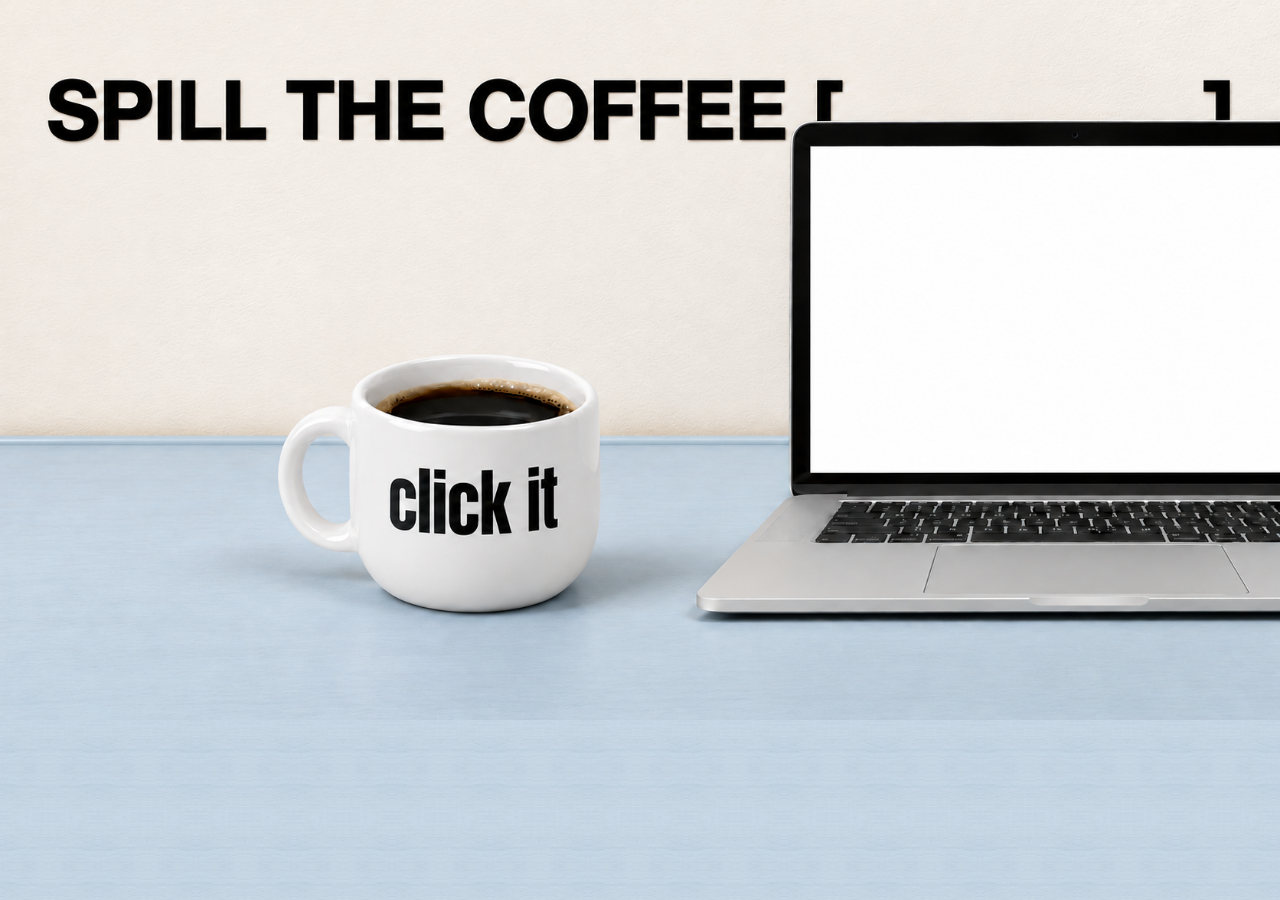
<file: index.html>
<!doctype html>
<html lang="ko">
<head>
 <meta charset="UTF-8">
 <meta name="viewport" content="width=device-width,initial-scale=1,viewport-fit=cover">
 <meta name="theme-color" content="#eee9dd">
 <meta name="description" content="Spill the coffee [on purpose] — 조예빈의 디자인 포트폴리오.">
 <title>Spill the coffee [on purpose] — CHO YEBIN</title>
 <link rel="icon" href="assets/stcop/favicon.svg" type="image/svg+xml">
 <link rel="stylesheet" href="type.css">
<link rel="stylesheet" href="coffee.css">
 <link rel="preload" as="image" href="assets/stcop/landing-open.png">
</head>
<body data-phase="loading">
 <iframe id="main-preview" class="main-preview" src="showroom.html" title="조예빈 포트폴리오" tabindex="-1" aria-hidden="true" inert></iframe>
 <main id="coffee-stage" class="coffee-stage" aria-labelledby="coffee-title">
  <img class="fallback-scene" src="assets/stcop/landing-open.png" alt="아이보리 벽과 푸른 테이블 위, 커피가 담긴 흰 머그잔과 맥북" fetchpriority="high">
  <canvas id="scene-canvas" class="scene-layer" aria-hidden="true"></canvas>
  <h1 id="coffee-title" class="sr-only">Spill the coffee [on purpose]</h1>
  <video id="spill-film" src="assets/stcop/landing-spill.mp4" preload="auto" playsinline disablepictureinpicture aria-hidden="true"></video>
  <button id="mug-trigger" class="mug-trigger" type="button" aria-label="커피 엎기" aria-disabled="true"></button>
  <p id="phase-status" class="sr-only" role="status" aria-live="polite"></p>
 </main>
 <noscript><meta http-equiv="refresh" content="0;url=showroom.html"></noscript>
 <script defer src="coffee.js"></script>
</body>
</html>
</file>
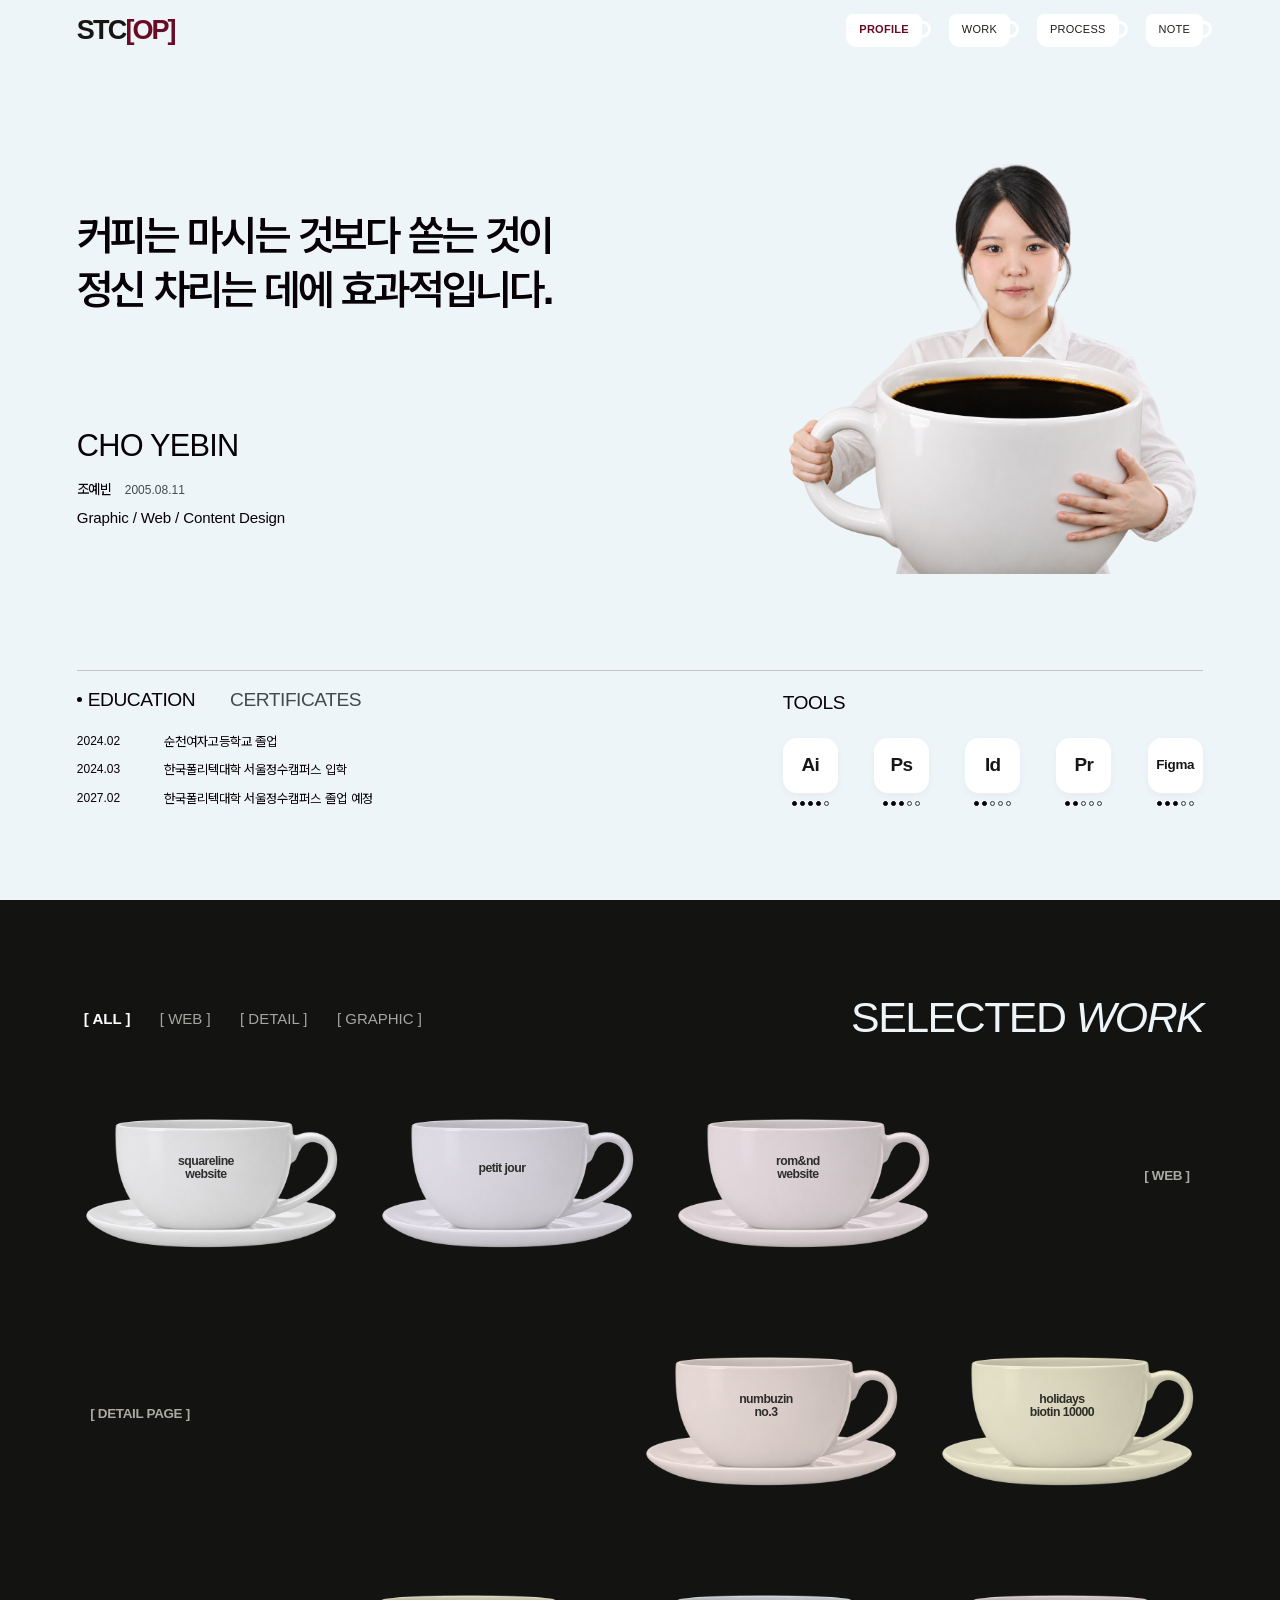
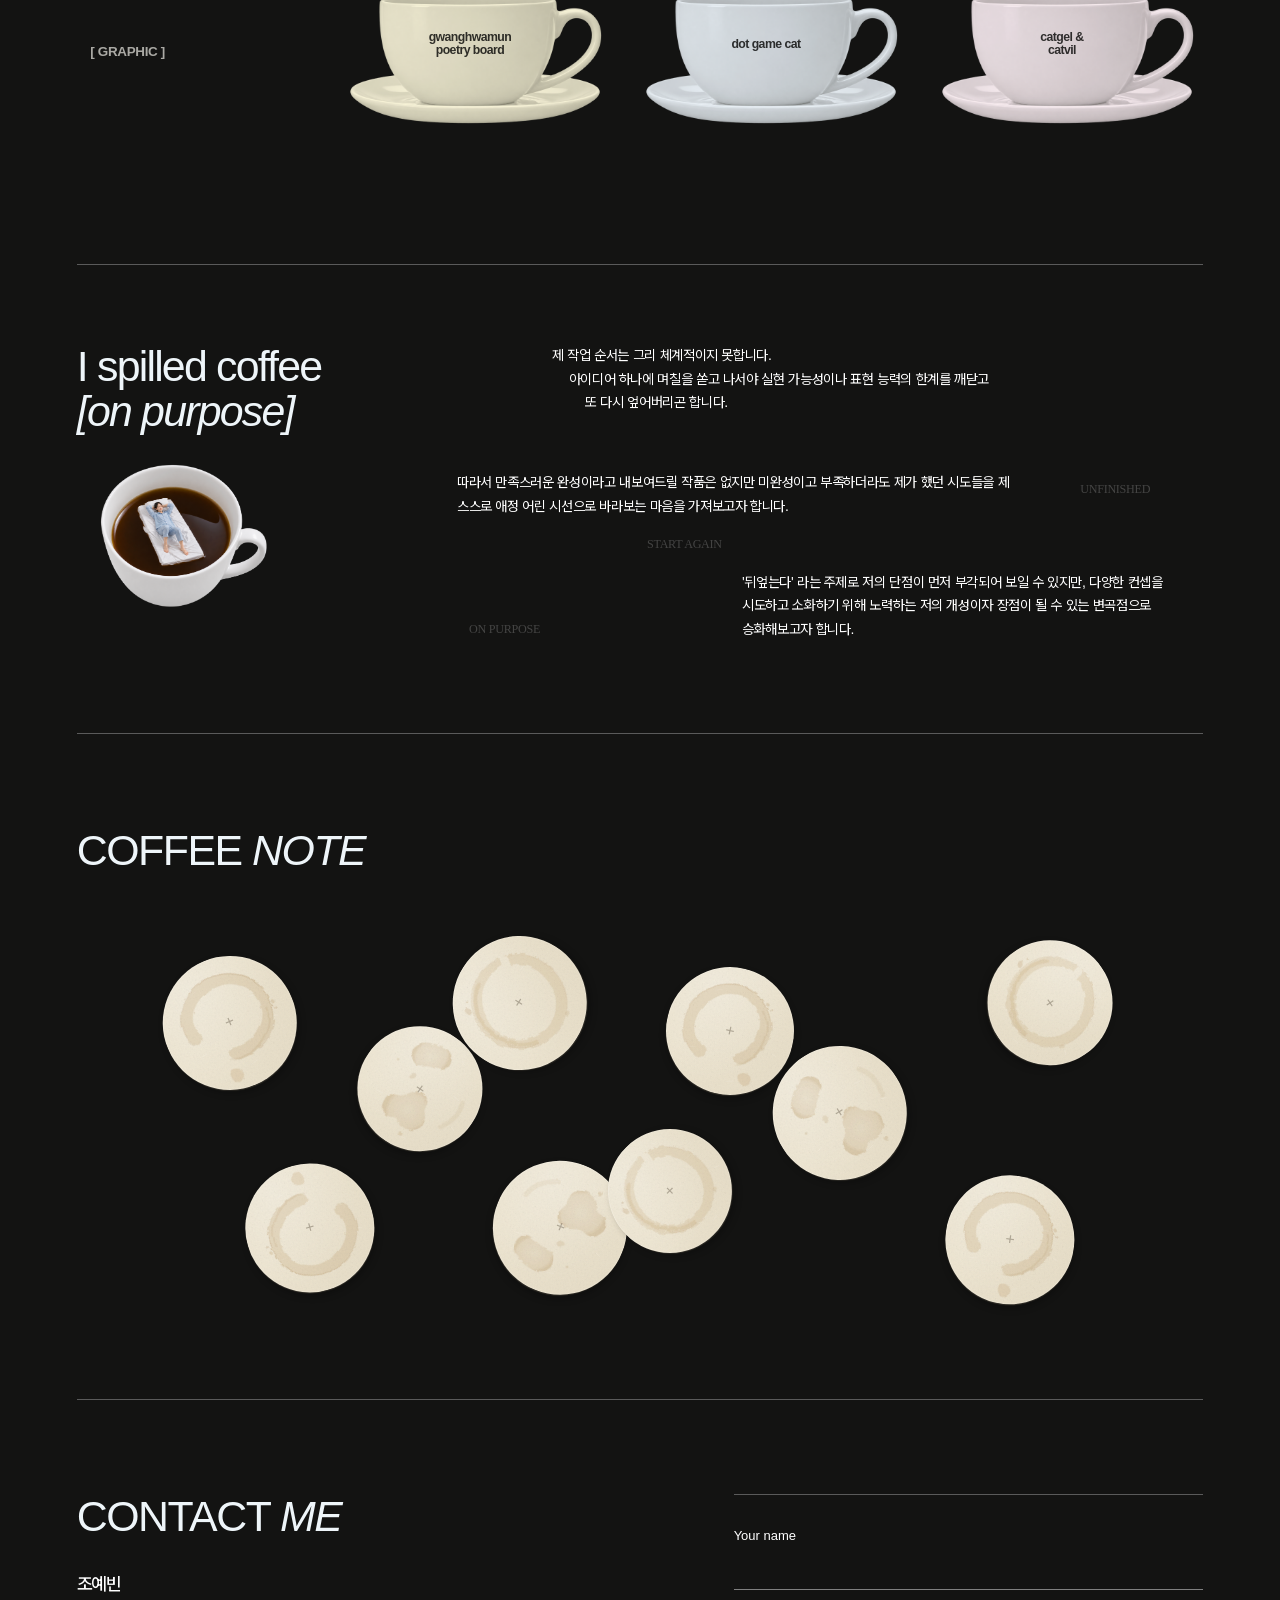
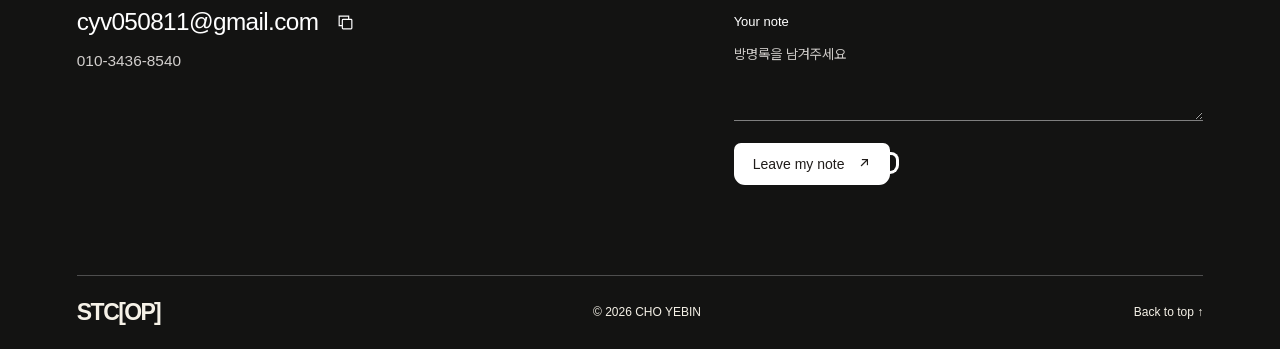
<file: showroom.html>
<!doctype html><html lang="ko"><head><meta charset="UTF-8"><meta name="viewport" content="width=device-width,initial-scale=1,viewport-fit=cover"><meta name="theme-color" content="#eef5f9"><meta name="description" content="Spill the coffee [on purpose] — 조예빈의 그래픽, 웹, 콘텐츠 디자인 포트폴리오"><title>Spill the coffee [on purpose] — CHO YEBIN</title><link rel="icon" href="assets/stcop/favicon-mono.svg" type="image/svg+xml"><link rel="stylesheet" href="type.css">
<link rel="stylesheet" href="studio.css"><link rel="stylesheet" href="pour.css"><link rel="stylesheet" href="coffee-ui.css"><link rel="stylesheet" href="coffee-notes.css"><link rel="stylesheet" href="gallery-density.css"><link rel="stylesheet" href="cup-gallery.css"><link rel="stylesheet" href="archive.css"><link rel="stylesheet" href="mug-cursor.css"><link rel="stylesheet" href="contact-refinements.css"><link rel="stylesheet" href="mobile-refinements.css"><link rel="stylesheet" href="project-editorial.css"><link rel="stylesheet" href="graphic-gallery.css"><link rel="stylesheet" href="section-title-color.css"><link rel="stylesheet" href="numbuzin-cover.css"><link rel="stylesheet" href="profile-controls-polish.css"><link rel="stylesheet" href="detail-pdf.css"><link rel="stylesheet" href="project-detail-layout.css"><link rel="stylesheet" href="project-detail-mobile.css"></head><body><a class="skip-link" href="#work">작업물로 바로 가기</a>
<header class="site-header"><a class="wordmark" href="index.html" aria-label="STC[OP] 랜딩으로">STC<span class="brand-op">[OP]</span></a><nav id="main-nav" aria-label="주요 메뉴"><a href="#profile" class="active" aria-current="location">PROFILE</a><a href="#work">WORK</a><a href="#archive">PROCESS</a><a href="#guestbook">NOTE</a></nav><button class="menu-toggle" type="button" aria-expanded="false" aria-controls="main-nav" aria-label="메뉴 열기"><span></span><span></span></button></header><button class="menu-backdrop" type="button" tabindex="-1" aria-label="메뉴 닫기"></button>
<svg class="cup-color-defs" width="0" height="0" aria-hidden="true" focusable="false"><defs>
<filter id="cup-print-opaque" color-interpolation-filters="sRGB" x="0" y="0" width="100%" height="100%"><feComponentTransfer><feFuncA type="linear" slope="0" intercept="1"/></feComponentTransfer></filter>
<filter id="cup-lavender" color-interpolation-filters="sRGB"><feColorMatrix type="matrix" values=".965 0 0 0 0 0 .955 0 0 0 0 0 .985 0 0 0 0 0 1 0"/></filter>
<filter id="cup-pink" color-interpolation-filters="sRGB"><feColorMatrix type="matrix" values=".99 0 0 0 0 0 .945 0 0 0 0 0 .955 0 0 0 0 0 1 0"/></filter>
<filter id="cup-coral" color-interpolation-filters="sRGB"><feColorMatrix type="matrix" values="1 0 0 0 0 0 .945 0 0 0 0 0 .92 0 0 0 0 0 1 0"/></filter>
<filter id="cup-lemon" color-interpolation-filters="sRGB"><feColorMatrix type="matrix" values=".99 0 0 0 0 0 .975 0 0 0 0 0 .86 0 0 0 0 0 1 0"/></filter>
<filter id="cup-bluegray" color-interpolation-filters="sRGB"><feColorMatrix type="matrix" values=".93 0 0 0 0 0 .96 0 0 0 0 0 .975 0 0 0 0 0 1 0"/></filter>
</defs></svg><main><section id="profile" class="profile-section" aria-labelledby="profile-title"><svg class="spill-defs" width="0" height="0" aria-hidden="true" focusable="false"><defs>
<path id="coffee-shore" d="M-.1,1 C.18,1 .2,.991 .34,.986 S.54,1 .68,.971 S.86,.938 1.1,.958 V1.2 H-.1Z"/>
</defs></svg>
<svg class="spill-pass spill-ground" viewBox="0 0 1 1" preserveAspectRatio="none" aria-hidden="true" focusable="false"><use href="#coffee-shore"/></svg>
<svg class="spill-pass spill-color" viewBox="0 0 1 1" preserveAspectRatio="none" aria-hidden="true" focusable="false"><use href="#coffee-shore"/></svg>
<div class="profile-intro"><div class="profile-identity">
<div class="opening-copy">
<p class="opening-lead">커피는 마시는 것보다 쏟는 것이 정신 차리는 데에 효과적입니다.</p>
<p class="opening-support">가끔은 하던 작업을 모두 엎어버리고 새로 시작할 때 더 좋은 결과물이 나오기도 합니다.</p>
</div><h1 id="profile-title">CHO YEBIN</h1><div class="identity-line"><strong>조예빈</strong><time datetime="2005-08-11">2005.08.11</time></div><p class="design-fields">Graphic / Web / Content Design</p></div><figure class="portrait-composition">
<img class="profile-portrait portrait-rest" src="assets/stcop/profile-rest-v2.png" width="1254" height="1254" alt="흰 커피 머그를 들고 정면을 바라보는 조예빈" fetchpriority="high" draggable="false">
<img class="profile-portrait portrait-sip" src="assets/stcop/profile-sip-v2.png" width="1254" height="1254" alt="" aria-hidden="true" decoding="async" draggable="false">
</figure></div><div class="profile-details"><div class="education-block"><div class="profile-tabs" role="tablist" aria-label="학력과 자격증"><button id="education-tab" role="tab" aria-selected="true" aria-controls="education-panel" tabindex="0">EDUCATION</button><button id="certificate-tab" role="tab" aria-selected="false" aria-controls="certificate-panel" tabindex="-1">CERTIFICATES</button></div>
<div class="profile-panels"><div id="education-panel" class="profile-panel" role="tabpanel" aria-labelledby="education-tab"><dl class="timeline"><div><dt>2024.02</dt><dd>순천여자고등학교 졸업</dd></div><div><dt>2024.03</dt><dd>한국폴리텍대학 서울정수캠퍼스 입학</dd></div><div><dt>2027.02</dt><dd>한국폴리텍대학 서울정수캠퍼스 졸업 예정</dd></div></dl></div><div id="certificate-panel" class="profile-panel" role="tabpanel" aria-labelledby="certificate-tab" aria-hidden="true" inert><dl class="timeline"><div><dt>2025.02</dt><dd>자동차운전면허증 2종보통</dd></div><div><dt>2025.12</dt><dd>시각디자인산업기사</dd></div></dl></div></div></div><div class="skills-block"><h2>TOOLS</h2><div class="skills" aria-label="디자인 도구 숙련도, 5점 만점"><div class="skill" aria-label="일러스트레이터 4 / 5" title="일러스트레이터 4 / 5"><span class="skill-app">Ai</span><span class="skill-dots" aria-hidden="true"><i class="filled"></i><i class="filled"></i><i class="filled"></i><i class="filled"></i><i></i></span></div><div class="skill" aria-label="포토샵 3 / 5" title="포토샵 3 / 5"><span class="skill-app">Ps</span><span class="skill-dots" aria-hidden="true"><i class="filled"></i><i class="filled"></i><i class="filled"></i><i></i><i></i></span></div><div class="skill" aria-label="인디자인 2 / 5" title="인디자인 2 / 5"><span class="skill-app">Id</span><span class="skill-dots" aria-hidden="true"><i class="filled"></i><i class="filled"></i><i></i><i></i><i></i></span></div><div class="skill" aria-label="프리미어 프로 2 / 5" title="프리미어 프로 2 / 5"><span class="skill-app">Pr</span><span class="skill-dots" aria-hidden="true"><i class="filled"></i><i class="filled"></i><i></i><i></i><i></i></span></div><div class="skill" aria-label="피그마 3 / 5" title="피그마 3 / 5"><span class="skill-app skill-app-figma">Figma</span><span class="skill-dots" aria-hidden="true"><i class="filled"></i><i class="filled"></i><i class="filled"></i><i></i><i></i></span></div></div></div></div></section>
<section id="work" class="work-section" aria-labelledby="work-title"><div class="work-heading"><div class="filters" role="group" aria-label="작업 필터"><button class="selected" data-filter="all" aria-pressed="true">[ ALL ]</button><button data-filter="web" aria-pressed="false">[ WEB ]</button><button data-filter="detail" aria-pressed="false">[ DETAIL ]</button><button data-filter="graphic" aria-pressed="false">[ GRAPHIC ]</button></div><h2 id="work-title">SELECTED <span class="work-ending"><i>WORK</i></span></h2></div><div id="project-gallery" class="project-gallery" aria-label="프로젝트 목록"></div></section>
<section id="archive" class="archive-section" aria-labelledby="archive-title">
  <div class="archive-layout">
    <div class="archive-mark">
      <h2 id="archive-title" lang="en">I spilled coffee <i>[on purpose]</i></h2>
      <img class="archive-nap" src="assets/stcop/archive-coffee-nap.png" alt="커피잔 속 매트리스에 누운 여성" loading="lazy" decoding="async">
    </div>
    <p class="archive-intro">
      <span>제 작업 순서는 그리 체계적이지 못합니다.</span>
      <span>아이디어 하나에 며칠을 쏟고 나서야 실현 가능성이나 표현 능력의 한계를 깨닫고</span>
      <span>또 다시 엎어버리곤 합니다.</span>
    </p>
    <div class="archive-passages">
      <span class="archive-aside archive-aside-first" lang="en" aria-hidden="true">UNFINISHED</span>
      <p class="archive-attempts">따라서 만족스러운 완성이라고 내보여드릴 작품은 없지만 미완성이고 부족하더라도 제가 했던 시도들을 제 스스로 애정 어린 시선으로 바라보는 마음을 가져보고자 합니다.</p>
      <span class="archive-aside archive-aside-second" lang="en" aria-hidden="true">START AGAIN</span>
      <p class="archive-turn">'뒤엎는다' 라는 주제로 저의 단점이 먼저 부각되어 보일 수 있지만, 다양한 컨셉을 시도하고 소화하기 위해 노력하는 저의 개성이자 장점이 될 수 있는 변곡점으로 승화해보고자 합니다.</p>
      <span class="archive-aside archive-aside-last" lang="en" aria-hidden="true">ON PURPOSE</span>
    </div>
  </div>
</section>
<section id="guestbook" class="notes-section" aria-labelledby="notes-title"><div class="notes-heading"><div><h2 id="notes-title">COFFEE <i>NOTE</i></h2></div></div><div class="coffee-note-scene"><div id="note-board" class="note-board" aria-live="polite"></div></div></section>
<section id="contact" class="contact-section" aria-labelledby="contact-title"><div class="contact-sheet"><div class="contact-information"><h2 id="contact-title">CONTACT <i>ME</i></h2><p class="contact-person">조예빈</p><div class="contact-email"><a href="mailto:cyv050811@gmail.com">cyv050811@<wbr>gmail.com</a><button id="copy-email" type="button" aria-label="이메일 주소 복사" title="이메일 복사"><svg viewBox="0 0 24 24" aria-hidden="true"><rect x="8" y="8" width="12" height="12" rx="1"/><path d="M16 8V4H4v12h4"/></svg></button></div><a class="contact-phone" href="tel:01034368540">010-3436-8540</a><p id="copy-status" role="status"></p></div><div class="compose-note"><form id="guestbook-form"><label for="nickname">Your name</label><input id="nickname" maxlength="10" required autocomplete="nickname"><label for="opinion">Your note</label><textarea id="opinion" maxlength="500" required placeholder="방명록을 남겨주세요"></textarea><div class="form-bottom"><p id="form-status" role="status"></p><button class="submit" type="submit">Leave my note <span>↗</span></button></div></form></div></div><footer><a href="index.html" class="wordmark footer-wordmark" aria-label="STC[OP] 랜딩으로">STC<span class="brand-op">[OP]</span></a><span>© 2026 CHO YEBIN</span><a class="footer-top" href="#profile">Back to top ↑</a></footer></section>
</main>
<dialog id="project-dialog" aria-labelledby="dialog-title"><button class="close-dialog" aria-label="상세창 닫기">Close ×</button><div id="dialog-content"></div></dialog><script src="app.js"></script><script src="pour.js"></script><script src="mug-cursor.js"></script></body></html>
</file>
<file: type.css>
/* Self-hosted Korean interface face. Latin stays in the Helvetica family. */
@font-face {
  font-family: "Pretendard";
  src: url("assets/fonts/PretendardVariable.woff2") format("woff2");
  font-style: normal;
  font-weight: 45 920;
  font-display: swap;
}

/* Shared interface type; artwork and the authored film keep their own lettering. */
:root {
  --sans: "Helvetica Neue", Helvetica, Arial, "Pretendard", "Apple SD Gothic Neo", "Noto Sans KR", "Noto Sans CJK KR", "Malgun Gothic", sans-serif;
}

/* Hide the rails, leaving native wheel, touch and keyboard scrolling intact. */
* { scrollbar-width: none; -ms-overflow-style: none; }
*::-webkit-scrollbar { display: none; width: 0; height: 0; }
</file>
<file: coffee.css>
:root{color-scheme:light;--cream:#eee9dd;--ink:#080808}
*{box-sizing:border-box}
html,body{margin:0;width:100%;height:100%;overflow:hidden;background:var(--cream);color:var(--ink)}
body{font-family:var(--sans);-webkit-font-smoothing:antialiased}
[hidden]{display:none!important}
.main-preview{position:fixed;z-index:1;opacity:1;inset:0;display:block;width:100%;height:100%;height:100dvh;border:0;background:#fff;visibility:hidden;pointer-events:none}
.coffee-stage{position:fixed;z-index:2;inset:0;height:100%;height:100dvh;width:100%;overflow:clip;isolation:isolate;background:var(--cream);opacity:1;cursor:pointer}
.scene-layer{position:absolute;inset:0;display:block;width:100%;height:100%;pointer-events:none}
#scene-canvas{z-index:0}
#spill-film{position:absolute;z-index:3;display:block;pointer-events:none;opacity:0;object-fit:fill;transition:opacity 70ms linear}
#spill-film.show-film{opacity:1}
.fallback-scene{position:absolute;inset:0;width:100%;height:100%;object-fit:cover;pointer-events:none}
.is-canvas-ready .fallback-scene{visibility:hidden}
.mug-trigger{position:absolute;z-index:7;background:transparent;border:0;border-radius:40%;padding:0;touch-action:manipulation;cursor:pointer;-webkit-tap-highlight-color:transparent}
.mug-trigger:focus{outline:0}
.mug-trigger:focus-visible{outline:2px solid #08080860;outline-offset:8px}
.mug-trigger[aria-disabled=true]{pointer-events:none}
body[data-phase=complete] .coffee-stage{cursor:pointer}
.sr-only{position:absolute;width:1px;height:1px;overflow:hidden;clip-path:inset(50%);white-space:nowrap}
/* Fade the actual last video frame away, rather than bringing a second plane
   over it. Both the film and its matching canvas belong to this upper stage. */
@keyframes coffee-departure {
  0%   { opacity: 1; filter: blur(0); }
  100% { opacity: 0; filter: blur(2px); }
}
body[data-phase=entering] .main-preview { visibility: visible; }
body[data-phase=entering] .coffee-stage {
  pointer-events: none;
  animation: coffee-departure 1.15s cubic-bezier(.35,0,.35,1) both;
}
body[data-phase=entered] .main-preview { visibility: visible; pointer-events: auto; }
@media (prefers-reduced-motion: reduce) {
  body[data-phase=entering] .coffee-stage { animation: none; opacity: 0; }
}
</file>
<file: studio.css>
:root{--paper:#fff;--ink:#181818;--emphasis:#191919;--surface:#f6f6f6;--line:rgba(0,0,0,.19);--gutter:clamp(22px,6vw,104px);--header-height:67px;--name-size:clamp(28px,2.4vw,34px);--section-size:clamp(32px,3.35vw,48px);--caption-size:clamp(19px,1.62vw,24px);accent-color:var(--ink);color-scheme:light}
*{box-sizing:border-box}html{scroll-behavior:smooth;scroll-padding-top:calc(var(--header-height) + 15px)}body{margin:0;color:var(--ink);background:var(--paper);font:14px/1.6 var(--sans);-webkit-font-smoothing:antialiased}button,input,textarea{font:inherit;color:inherit}button,a{-webkit-tap-highlight-color:transparent}a{color:inherit;text-decoration:none}button{border:0;background:none;cursor:pointer;padding:0}button:focus-visible,a:focus-visible,input:focus-visible,textarea:focus-visible{outline:3px solid #333;outline-offset:4px}[hidden]{display:none!important}h1,h2,h3,p,figure,dl,dd{margin:0}img{display:block;max-width:100%}::selection{background:#222;color:white}.skip-link{position:fixed;top:-100px;left:12px;z-index:100;background:var(--ink);color:white;padding:10px}.skip-link:focus{top:10px}
.site-header{height:60px;position:sticky;z-index:20;top:0;display:flex;justify-content:space-between;align-items:center;padding-inline:var(--gutter);border-bottom:1px solid var(--line);background:rgba(255,255,255,.92);backdrop-filter:grayscale(1) blur(16px);-webkit-backdrop-filter:grayscale(1) blur(16px)}.wordmark,.footer-wordmark{font:600 27px/1 var(--sans);letter-spacing:-.05em}.wordmark span{color:var(--emphasis)}.site-header nav{display:flex;align-items:center;gap:clamp(15px,3vw,48px)}nav a{display:inline-flex;align-items:center;min-height:44px;font-weight:400;font-size:13px;position:relative}nav a.active,nav a:hover{color:var(--emphasis)}nav a.active:after{position:absolute;bottom:7px;left:0;right:0;content:'';height:1px;background:currentColor}.menu-toggle,.menu-backdrop{display:none}
.profile-intro{display:grid;grid-template-columns:1fr minmax(0,.85fr);align-items:center;gap:clamp(26px,6vw,86px);padding:clamp(26px,3.8vw,52px) max(var(--gutter),calc((100% - 930px)/2)) 12px;background:var(--paper)}.profile-identity{align-self:center;min-width:0}.profile-identity h1{font:400 var(--name-size)/1.18 var(--sans);letter-spacing:-.025em}.profile-identity h1 span,.contact-information h2 span{color:var(--emphasis)}.identity-line{display:flex;align-items:baseline;gap:13px;margin:14px 0 6px}.identity-line strong{font-size:14px;font-weight:500;letter-spacing:-.025em}.identity-line time{font-size:12px;font-variant-numeric:tabular-nums;color:#626262}.design-fields{font:400 clamp(14px,1.18vw,17px)/1.5 var(--sans);letter-spacing:-.01em}.portrait-composition{width:min(100%,340px);justify-self:center;display:grid;aspect-ratio:1;overflow:hidden;isolation:isolate;position:relative;background:#fff}.profile-portrait{grid-area:1 / 1;display:block;width:100%;height:100%;object-fit:contain;pointer-events:none;user-select:none}
.profile-details{background:var(--paper);padding:20px max(var(--gutter),calc((100% - 1390px)/2)) clamp(46px,5vw,75px);display:grid;grid-template-columns:1.22fr .85fr;gap:clamp(28px,8vw,138px)}.education-block,.skills-block{border-top:1px solid var(--line);padding-top:8px}.profile-tabs{display:flex;gap:20px;align-items:center}.profile-tabs button,.skills-block h2{font:400 clamp(17px,1.5vw,20px)/1.2 var(--sans);letter-spacing:-.025em}.profile-tabs button{min-height:44px;color:#666}.profile-tabs button[aria-selected=true]{color:var(--emphasis);text-decoration:underline;text-underline-offset:6px;text-decoration-thickness:1px}.skills-block h2{min-height:44px;display:flex;align-items:center}.timeline>div{display:grid;grid-template-columns:75px 1fr;gap:12px;padding-top:8px;font-size:13px}.timeline dt{font-variant-numeric:tabular-nums;font-size:12px}.timeline dd{word-break:keep-all}.skills{display:flex;justify-content:space-between;gap:8px;margin-top:10px}.skill{display:grid;align-content:start;justify-items:start;gap:10px}.skill-app{font:500 clamp(15px,1.3vw,19px)/1.1 var(--sans);letter-spacing:-.035em}.skill-dots{display:flex;gap:3px}.skill-dots i{width:5px;height:5px;border:1px solid #777;border-radius:50%}.skill-dots i.filled{border-color:var(--emphasis);background:var(--emphasis)}
.work-section,.notes-section,.contact-section{padding:clamp(64px,7.4vw,120px) max(var(--gutter),calc((100% - 1390px)/2))}.work-section{border-top:1px solid var(--line);background:#fff}.work-heading,.notes-heading>div{display:flex;align-items:baseline;gap:18px}.work-heading{align-items:flex-end;justify-content:space-between;flex-wrap:wrap;gap:22px;margin-bottom:clamp(25px,3.8vw,60px)}.work-heading h2,.notes-heading h2,.contact-information h2{font:400 var(--section-size)/1.07 var(--sans);letter-spacing:-.035em}.work-heading h2 i,.notes-heading h2 i,.plyve-section h3 i{font-style:normal;font-weight:400;letter-spacing:inherit}.work-heading sup,.note-count{font:400 12px/1 var(--sans);color:#595959;letter-spacing:0}.work-heading sup{display:inline-block;vertical-align:top;margin:.5em 0 0 9px}.filters{display:flex;gap:3px;flex-wrap:wrap}.filters button{font-size:13px;min-height:42px;padding:0 14px;border:1px solid transparent;border-radius:99px}.filters button.selected{background:var(--ink);color:#fff}.filters button:hover:not(.selected){border-color:var(--line)}
.project-gallery{display:grid;grid-template-columns:repeat(12,minmax(0,1fr));gap:44px clamp(14px,2.4vw,40px);align-items:end}.work-card{display:block;text-align:left;min-width:0;width:100%}.project-gallery .work-card:nth-child(4n+1){grid-column:span 7}.project-gallery .work-card:nth-child(4n+2){grid-column:span 5}.project-gallery .work-card:nth-child(4n+3){grid-column:span 5}.project-gallery .work-card:nth-child(4n){grid-column:span 7}.project-gallery.is-filtered .work-card{grid-column:span 6}.print-frame{overflow:hidden}.work-image{position:relative;overflow:hidden;background:#f2f2f2;aspect-ratio:16/9}.project-cover{width:100%;height:100%;object-fit:contain;transition:transform .4s}.work-card:hover .project-cover{transform:scale(1.016)}.catgel-image{aspect-ratio:2048/1447}.work-caption{display:flex;gap:10px;justify-content:space-between;align-items:baseline;padding:12px 0 2px}.work-caption h3,.plyve-section .work-caption h3{font:400 var(--caption-size)/1.22 var(--sans);letter-spacing:-.025em}.project-open-mark{font-size:17px;color:var(--emphasis);transition:transform .2s}.work-card:hover .project-open-mark{transform:translate(2px,-2px)}.project-category,.project-tags,.slot-status{font-size:11px;font-weight:650;letter-spacing:.065em}.project-category{margin-top:3px;color:#656565}.dot-cat-cover{aspect-ratio:1.55;background:#eaeaea;display:grid;place-content:center}.dot-cover-type{font:400 clamp(24px,2.8vw,39px)/1.04 var(--sans);letter-spacing:-.035em;text-align:center;color:#272727}.dot-cover-type span{display:block}.slot-status{position:absolute;bottom:10px;right:10px;background:rgba(255,255,255,.89);padding:3px 7px;color:#444}.plyve-section{margin-top:clamp(44px,5vw,84px);border-top:1px solid var(--line);padding-top:25px}.plyve-section:first-of-type{margin-top:18px}.plyve-section>h3{font:400 clamp(23px,2.28vw,32px)/1.15 var(--sans);letter-spacing:-.03em;margin-bottom:21px}.brand-grid{display:grid;grid-template-columns:repeat(4,minmax(0,1fr));gap:clamp(12px,1.6vw,26px)}.brand-slot{aspect-ratio:1.5;display:grid;place-content:center;background:#efefef;color:#484848}.plyve-cover-type{font:400 clamp(24px,2.8vw,40px)/1 var(--sans);letter-spacing:-.05em}.plyve-section .work-caption h3{font-size:clamp(15px,1.3vw,19px)}.detail-preview,.banner-preview{width:75px;height:80px;background:#fafafa;border:1px solid #bdbdbd;padding:10px;display:grid;gap:4px;place-content:center}.detail-preview i,.banner-preview i{display:block;width:40px;height:2px;background:#b9b9b9}.sample-mark{font:400 22px/1 var(--sans);text-align:center}.banner-preview{width:100px;height:55px}.feed-preview{display:grid;grid-template-columns:repeat(3,18px);gap:2px}.feed-preview i{width:18px;height:18px;background:#c9c9c9}.feed-preview i:nth-child(2n){background:#f8f8f8}
.notes-section{background:var(--surface);display:grid;grid-template-columns:.85fr 1.15fr;gap:30px;align-items:start}.notes-heading h2 i{display:inline}.write-link{display:inline-flex;min-height:44px;align-items:center;font-weight:600;text-decoration:underline;text-underline-offset:4px;margin-top:20px}.note-board{display:flex;flex-wrap:wrap;justify-content:flex-start;align-items:center;gap:20px;min-width:0}.note-paper{width:clamp(120px,12vw,168px);aspect-ratio:1;position:relative;display:flex;flex-direction:column;align-items:center;justify-content:center;gap:5px;border-radius:12%;border:1px solid #22222228;background:var(--paper-tone,#fff);box-shadow:1px 3px 0 #22222212;transform:rotate(var(--paper-angle));transition:transform .18s}.note-paper:hover{transform:rotate(0) translateY(-3px)}.coaster-ring{position:absolute;inset:12%;border:2px solid #5555553b;border-left-color:#55555514;border-bottom-width:4px;border-radius:48% 52% 51% 49%;transform:rotate(-22deg)}.paper-author{position:relative;font:400 15px/1.3 var(--sans);color:var(--emphasis);padding:8px}.tone-white,.paper-tone.tone-white{--paper-tone:#fff}.tone-light,.paper-tone.tone-light{--paper-tone:#ededed}.tone-mid,.paper-tone.tone-mid{--paper-tone:#dcdcdc}.tone-deep,.paper-tone.tone-deep{--paper-tone:#c8c8c8}
.contact-section{padding-bottom:20px;background:var(--paper)}.contact-sheet{display:grid;grid-template-columns:1.05fr .85fr;gap:clamp(22px,6vw,100px);align-items:start}.contact-email{display:flex;align-items:center;flex-wrap:wrap;gap:6px;margin-top:28px}.contact-email>a{font:400 clamp(20px,1.9vw,28px)/1.25 var(--sans);letter-spacing:-.025em}.contact-email button{width:42px;height:42px;display:grid;place-content:center}.contact-email svg{width:19px;height:19px;fill:none;stroke:currentColor;stroke-width:1.5}.contact-phone{display:inline-block;margin-top:8px;color:#565656}.compose-note{background:#fff;padding:clamp(22px,3vw,44px);border-top:1px solid var(--ink);box-shadow:0 2px 0 #22222219}.compose-note label{display:block;font-size:13px;font-weight:500}.compose-note input,.compose-note textarea{display:block;width:100%;min-width:0;border:0;border-bottom:1px solid var(--line);background:transparent;border-radius:0;padding:10px 0;margin-bottom:22px;outline-offset:1px}.compose-note textarea{height:88px;resize:vertical}.note-color-picker{display:flex;gap:6px}.paper-tone{width:30px;height:30px;border-radius:50%;background:var(--paper-tone);border:4px solid #fff;outline:1px solid transparent}.paper-tone.selected{outline-color:var(--emphasis)}.form-bottom{margin-top:20px}.submit,.project-visit,.related-project-link{display:inline-flex;align-items:center;justify-content:center;gap:18px;min-height:44px;padding:10px 20px;background:var(--emphasis);color:#fff;border-radius:2px;font-size:14px;font-weight:500}.submit:hover,.project-visit:hover{background:#414141}.form-bottom p:not(:empty),#copy-status:not(:empty){font-size:13px;margin:10px 0}.contact-section footer{padding:18px 0 4px;border-top:1px solid var(--line);margin-top:clamp(44px,7vw,100px);display:flex;align-items:center;justify-content:space-between;gap:14px;font-size:12px}.footer-wordmark{font-size:23px}
.arrow-up{position:fixed;bottom:max(17px,env(safe-area-inset-bottom));right:18px;width:40px;height:40px;background:var(--ink);color:#fff;z-index:9;border-radius:50%;opacity:0;visibility:hidden}.arrow-up.show{opacity:1;visibility:visible}
dialog{border:0;border-top:2px solid var(--ink);background:#fff;color:var(--ink);padding:0;width:min(840px,92vw);max-height:88vh;max-height:88dvh;overscroll-behavior:contain;box-shadow:0 16px 80px #11111140}dialog::backdrop{background:#16161695;backdrop-filter:grayscale(1) blur(4px)}.close-dialog{display:block;position:sticky;top:8px;z-index:2;margin:8px 12px 0 auto;background:#ffffffed;border:1px solid var(--line);border-radius:20px;font-weight:600;font-size:13px;padding:10px 14px}.project-dialog-body,.note-detail{padding:10px clamp(18px,4vw,52px) 36px}.project-tags{color:var(--emphasis);margin-bottom:10px}.project-detail-title{font:400 clamp(24px,2.5vw,34px)/1.15 var(--sans);letter-spacing:-.035em}.project-title-ko{display:block;font:400 clamp(13px,1.2vw,16px)/1.5 var(--sans);letter-spacing:-.025em;margin-top:8px}.project-title-divider{display:none}.project-subtitle{font:400 17px/1.4 var(--sans);margin-top:8px}.dialog-image{margin:20px 0}.project-description,.slot-caption{font-size:14px;line-height:1.8;word-break:keep-all;margin:18px 0}.project-visit,.related-project-link{margin-top:5px}.exhibition-section{margin-top:30px}.exhibition-section h3,.note-detail h2{font:400 26px/1.18 var(--sans);margin:0 0 14px}.exhibition-photo{width:100%;height:auto}.note-detail{background:var(--paper-tone);padding-top:24px}.note-message{white-space:pre-wrap;overflow-wrap:anywhere;line-height:1.8}.note-meta{display:flex;justify-content:space-between;margin-top:28px;font-size:13px}.delete-note{text-decoration:underline}
@media(max-width:820px){.profile-details{gap:30px;grid-template-columns:1fr 1fr}.brand-grid{grid-template-columns:repeat(2,minmax(0,1fr))}.contact-sheet{grid-template-columns:.95fr 1fr}.timeline>div{grid-template-columns:61px 1fr;gap:6px}.notes-section{grid-template-columns:.8fr 1fr}}
@media(max-width:640px){:root{--gutter:22px}.site-header{height:58px}.wordmark{font-size:25px}.menu-toggle{display:grid;gap:5px;place-content:center;width:44px;height:44px}.menu-toggle span{width:23px;height:2px;background:var(--ink)}.site-header nav{display:none;position:absolute;top:100%;left:0;right:0;background:var(--paper);border-bottom:1px solid var(--line);padding:12px var(--gutter) 20px;align-items:flex-start;gap:3px}.site-header.menu-open nav{display:flex;flex-direction:column}.menu-backdrop.visible{display:block;position:fixed;inset:0;z-index:19;background:#14141445}.profile-intro{grid-template-columns:1fr;gap:18px;padding-top:30px;padding-bottom:10px;background:var(--paper)}.profile-identity h1{font-size:28px}.identity-line{margin:9px 0 3px}.portrait-composition{width:min(100%,282px);justify-self:center}.profile-details{grid-template-columns:1fr;gap:26px;padding-top:12px}.skills{justify-content:flex-start;gap:clamp(15px,5.7vw,35px)}.work-heading{align-items:flex-start;gap:16px}.filters{margin-left:-4px}.filters button{font-size:13px;padding:0 12px}.project-gallery{display:flex;flex-direction:column;gap:30px;align-items:stretch}.work-caption h3{font-size:20px}.dot-cat-cover{aspect-ratio:16/9}.dot-cover-type{font-size:31px}.brand-grid{gap:22px 12px}.brand-grid .slot-status{font-size:10px;bottom:5px;right:5px}.notes-section,.contact-sheet{grid-template-columns:1fr;gap:30px}.notes-heading h2 i{display:inline}.notes-heading>div{gap:8px}.write-link{margin-top:8px}.note-paper{width:130px}.contact-email{margin-top:16px}.contact-phone{font-size:13px}.contact-section footer{font-size:11px}.close-dialog{min-height:42px}.profile-details .timeline>div{font-size:13px}}
@media(prefers-reduced-motion:reduce){html{scroll-behavior:auto}*,*:before,*:after{transition-duration:0s!important;animation-duration:0s!important}}

/* The supplied rest pose stays visible until the second image has decoded. */
.portrait-sip{background:#fff;opacity:0;transition:opacity 150ms ease-in-out}
@media (hover:hover) and (pointer:fine){.portrait-composition.sip-ready:hover .portrait-sip{opacity:1}}
@media (prefers-reduced-motion:reduce){.portrait-sip{transition:none}}
@media (max-width:640px){.compose-note input,.compose-note textarea{font-size:16px}}

/* Keep the portrait poster intact in both the gallery and the project view. */
.dot-cat-image{aspect-ratio:1055/1490;background:transparent}
.project-gallery .work-card[data-project="dot-game-cat"] .print-frame{width:min(74%,265px);margin-inline:auto}
.squareline-image{aspect-ratio:1672/941;background:#000}
.squareline-image .project-cover{object-fit:cover}
.project-dialog-body.is-graphic .dialog-image{width:min(100%,560px);margin:24px auto}
.project-dialog-body.is-graphic .dot-cat-image{width:min(100%,332px)}
.project-dialog-body.is-graphic .exhibition-photo{width:min(100%,560px);margin-inline:auto}
@media(max-width:640px){
  .project-gallery .work-card[data-project="dot-game-cat"] .print-frame{width:min(88%,240px)}
  .project-dialog-body.is-graphic .dot-cat-image{width:min(100%,250px)}
}
</file>
<file: pour.css>
:root {
  --espresso: #131312;
  --wine: #a54263;
  --on-coffee: #fff;
  --coffee-secondary: #d3d0ce;
  --coffee-rule: rgb(255 255 255 / .3);
  --page-inset: max(var(--gutter), calc((100% - 1390px) / 2));
}

/* One translucent pane; the baseline stays sharp as the page moves under it. */
.site-header {
  --emphasis: #171310;
  color: #191512;
  border-bottom: 1px solid rgb(37 26 21 / .22);
  background: rgb(255 255 255 / .72);
  -webkit-backdrop-filter: blur(18px) saturate(.86);
  backdrop-filter: blur(18px) saturate(.86);
}
.wordmark { display: inline-flex; align-items: baseline; font-weight: 650; letter-spacing: -.066em; }
.wordmark .brand-op { color: var(--wine); letter-spacing: -.073em; }
.site-header nav a:focus-visible, .wordmark:focus-visible { outline-color: var(--wine); }

/* The two passes share the very same fluid silhouette. White difference type
   on the black pass flips at its actual edge. Lighten then tints only the dark
   pool, so crossing a letter never turns it into a muddy intermediate colour. */
.profile-section {
  position: relative; isolation: isolate; background: #fff;
  display: flex; flex-direction: column;
  min-height: calc(100vh - var(--header-height));
  min-height: calc(100svh - var(--header-height));
}
.spill-defs { position: absolute; overflow: hidden; pointer-events: none; }
.spill-pass { position: absolute; inset: 0; width: 100%; height: 100%; pointer-events: none; overflow: hidden; }
.spill-ground { z-index: 0; fill: #000; }
.spill-color { z-index: 2; mix-blend-mode: lighten; fill: var(--espresso); }
.profile-section .profile-intro, .profile-section .profile-details { background: transparent; }
.profile-intro {
  flex: 1 0 auto;
  grid-template-columns: minmax(0, 1.44fr) minmax(245px, .96fr);
  column-gap: clamp(32px, 5.7vw, 98px);
  min-height: clamp(400px, 58svh, 670px);
  padding: clamp(40px, 7svh, 92px) var(--page-inset) clamp(36px, 6svh, 76px);
}
.profile-details { padding: 0 var(--page-inset) clamp(64px, 10svh, 112px); }
.profile-identity, .education-block, .skills-block {
  position: relative; z-index: 1; mix-blend-mode: difference;
  --emphasis: #f5f5f5;
  --line: rgb(255 255 255 / .37);
  color: #f5f5f5;
}
.profile-identity h1 span { color: inherit; }
.identity-line time, .profile-tabs button { color: #ababab; }
.skill-dots i { border-color: #bcbcbc; }
.skill-dots i.filled { background: var(--emphasis); border-color: var(--emphasis); }
/* Both panels size the same grid cell, even when their dates wrap on a phone.
   The inactive panel is inert and invisible, but still contributes its height. */
.profile-panels { display: grid; grid-template-columns: minmax(0, 1fr); }
.profile-panels > .profile-panel { grid-area: 1 / 1; min-width: 0; align-self: start; }
.profile-panels > .profile-panel[aria-hidden="true"] { visibility: hidden; pointer-events: none; }
.profile-tabs { gap: clamp(12px, 2vw, 24px); }
.profile-tabs button {
  display: inline-flex; align-items: center; gap: 6px;
  white-space: nowrap; font-weight: 500;
}
.profile-tabs button[aria-selected="true"] { text-decoration: none; }
.profile-tabs button::before {
  content: ""; width: 5px; height: 5px; flex: none;
  background: currentColor; border-radius: 50%; opacity: 0;
}
.profile-tabs button[aria-selected="true"]::before { opacity: 1; }
/* Set the monograms on equal tiles, with their separate rating centred below. */
.skills {
  --tile: clamp(45px, 4.7vw, 60px);
  display: grid; grid-template-columns: repeat(5, minmax(0, var(--tile)));
  justify-content: space-between; gap: clamp(5px, 1.2vw, 17px);
  max-inline-size: 420px;
}
.skill { min-width: 0; justify-items: center; gap: 8px; }
.skill-app {
  display: grid; place-items: center; inline-size: 100%; aspect-ratio: 1;
  border: 1px solid rgb(255 255 255 / .58); border-radius: 3px;
  color: var(--emphasis); font-weight: 550; font-size: clamp(18px, 1.6vw, 23px);
  line-height: 1; letter-spacing: -.035em; text-align: center;
}
.skill-app-figma { font-size: clamp(13px, 1.14vw, 16px); letter-spacing: -.025em; }
.profile-section button:focus-visible { outline-color: #fff; }
.opening-copy { margin: 0 0 clamp(25px, 4.3svh, 52px); }
.opening-lead, .opening-support {
  word-break: keep-all; overflow-wrap: break-word; text-wrap: balance;
  text-align: left;
}
.opening-lead {
  max-width: 17em; font-size: clamp(30px, 3.28vw, 51px);
  font-weight: 600; line-height: 1.28; letter-spacing: -.055em;
}
.opening-support {
  max-width: 29em; margin-block-start: clamp(14px, 1.3vw, 21px);
  font-size: clamp(16px, 1.35vw, 20px); font-weight: 400;
  letter-spacing: -.026em; line-height: 1.62; color: #b5b5b5;
}
/* Reserve the paragraph at full width; reveal it in one paint after the lead. */
.opening-copy.awaiting-support .opening-support { opacity: 0; }
.copy-reader {
  position: absolute; width: 1px; height: 1px; padding: 0; margin: -1px;
  overflow: hidden; clip-path: inset(50%); white-space: nowrap;
}
.copy-word { display: inline-block; white-space: nowrap; }
.copy-glyph { position: relative; }
.copy-glyph.pending { visibility: hidden; }
.copy-glyph.pen::after {
  content: ''; position: absolute; inset-inline-end: -.07em; bottom: .07em;
  width: max(1px, .037em); height: .85em; background: currentColor; pointer-events: none;
}
.portrait-composition {
  z-index: 3; background: transparent;
  width: min(100%, 410px); justify-self: center;
}
.portrait-sip { background: transparent; }
.portrait-rest { transition: opacity 150ms ease-in-out; }
@media (hover: hover) and (pointer: fine) {
  .portrait-composition.sip-ready:hover .portrait-rest { opacity: 0; }
}

/* A single title style also covers headings inserted when opening a project. */
:where(h1, h2, h3, h4, h5, h6, [role="heading"]),
.site-header nav a, .profile-tabs button, .filters button,
.dot-cover-type, .plyve-cover-type {
  font-family: var(--sans); text-transform: uppercase;
}
.site-header nav a, .filters button { letter-spacing: .025em; }
.work-ending { white-space: nowrap; }
.project-title-ko, .project-subtitle { text-transform: none; }
/* One reservoir below the profile, including the notes and the contact sheet. */
.work-section, .notes-section, .contact-section, #project-dialog {
  --emphasis: var(--on-coffee);
  --ink: var(--on-coffee);
  --line: var(--coffee-rule);
  background: var(--espresso);
  color: var(--on-coffee);
}
.work-section { border-top: 0; }
.work-heading sup, .project-category, .note-count, .contact-phone, .project-tags { color: var(--coffee-secondary); }
.submit, .project-visit, .related-project-link {
  background: #fff; color: var(--espresso);
}
.submit:hover, .project-visit:hover, .related-project-link:hover { background: #eae5e1; color: var(--espresso); }
.notes-section, .contact-section { position: relative; }
.notes-section::before, .contact-section::before {
  content: ''; position: absolute; top: 0; inset-inline: var(--page-inset); border-top: 1px solid var(--coffee-rule);
}
.note-paper, .note-detail { color: #211a16; --emphasis: #211a16; }
.compose-note {
  background: transparent; padding: clamp(15px, 2.4vw, 34px) 0 0;
  border-top-color: var(--coffee-rule); box-shadow: none;
}
.compose-note :is(input, textarea)::placeholder { color: #ccc9c6; opacity: 1; }
.compose-note :is(input, textarea) { border-color: rgb(255 255 255 / .46); caret-color: #fff; }
.paper-tone { border-color: var(--espresso); }
.paper-tone.selected { outline-color: #fff; }
:is(.work-section, .notes-section, .contact-section, #project-dialog) :focus-visible { outline-color: #fff; }
.note-detail :focus-visible { outline-color: #211a16 !important; }
.arrow-up { background: #fff; color: var(--espresso); border: 1px solid rgb(23 22 21 / .35); }
#project-dialog { border: 1px solid rgb(255 255 255 / .45); }
.close-dialog { background: #fff; color: var(--espresso); border-color: transparent; }
.profile-section ::selection { background: #888; color: #fff; }
:is(.work-section, .notes-section, .contact-section, #project-dialog) ::selection { background: #fff; color: var(--espresso); }

@media (max-width: 820px) and (min-width: 641px) {
  .profile-intro { grid-template-columns: minmax(0, 1.30fr) minmax(220px, .94fr); column-gap: 24px; }
}
@media (max-width: 640px) {
  .profile-intro {
    grid-template-columns: minmax(0, 1fr); gap: 24px;
    min-height: auto; padding: clamp(35px, 6svh, 58px) var(--gutter) 28px;
  }
  .opening-copy { margin-bottom: 28px; }
  .opening-lead { max-width: 16em; font-size: clamp(25px, 6.7vw, 33px); line-height: 1.32; }
  .opening-support { max-width: 27em; font-size: 15px; }
  .portrait-composition { width: min(calc(100% + 12px), 320px); max-width: calc(100vw - 24px); }
  .profile-details { padding-bottom: clamp(70px, 11svh, 120px); }
  .site-header nav {
    background: rgb(253 251 250 / .89);
    -webkit-backdrop-filter: blur(18px); backdrop-filter: blur(18px);
  }
}
@media (max-width: 380px) {
  .work-heading h2 { font-size: 29px; }
  .filters button { padding-inline: 9px; }
}
@media (prefers-reduced-motion: reduce) {
  .copy-glyph.pen::after { display: none; }
  .portrait-rest { transition: none; }
}
/* Vertical phone layouts use one opaque paint layer for both colors, instead
   of overlapping antialiased SVG <use> edges on a very tall composited layer. */
.mobile-pour-surface {
  display: none; position: absolute; inset: 0; width: 100%; height: 100%;
  z-index: 0; pointer-events: none; user-select: none;
}
.profile-section.mobile-pour .mobile-pour-surface:not([hidden]) { display: block; }
.profile-section.mobile-pour .spill-pass { display: none; }
.profile-section.mobile-pour.mobile-pour-full { background: var(--espresso); }
.profile-section.mobile-pour {
  --mobile-profile-ink: #211f1d;
  --mobile-profile-muted: #55534f;
  --mobile-ink-back: var(--profile-paper, #eef5f9);
}
.profile-section.mobile-pour :is(.profile-identity, .education-block, .skills-block,
    .profile-tabs, .profile-panels, .skills-block h2, .skill-dots),
.profile-section.mobile-pour :is(.education-block, .skills-block)::before {
  mix-blend-mode: normal;
}
.profile-section.mobile-pour .mobile-coffee-ink {
  --mobile-profile-ink: #f5f4ef;
  --mobile-profile-muted: #c9c6c1;
  --mobile-ink-back: var(--espresso);
}
/* Give every sampled piece of type its own light-mode default, including the
   rare moment where a label and the section rule straddle different sides. */
.profile-section.mobile-pour :is(.profile-tabs button, .timeline dt, .timeline dd, .skill-dots,
    .skills-block h2):not(.mobile-coffee-ink) {
  --mobile-profile-ink: #211f1d;
  --mobile-profile-muted: #55534f;
  --mobile-ink-back: var(--profile-paper, #eef5f9);
}
.profile-section.mobile-pour :is(.opening-lead, #profile-title, .identity-line strong,
    .design-fields, .profile-tabs button[aria-selected="true"], .timeline dd, .skills-block h2, .skill-dots) {
  color: var(--mobile-profile-ink);
}
.profile-section.mobile-pour :is(.opening-support, .identity-line time, .profile-tabs button[aria-selected="false"], .timeline dt) {
  color: var(--mobile-profile-muted);
}
.profile-section.mobile-pour .mobile-ink-edge {
  text-shadow: 0 0 2px var(--mobile-ink-back), 0 0 1px var(--mobile-ink-back);
}
.profile-section.mobile-pour .skill-dots i { border-color: currentColor; }
.profile-section.mobile-pour .skill-dots i.filled { background: currentColor; }
.profile-section.mobile-pour :is(.education-block, .skills-block)::before { border-top-color: var(--mobile-profile-muted); opacity: .47; }
@media (forced-colors: active) {
  .spill-pass, .copy-glyph.pen::after, .profile-section.mobile-pour .mobile-pour-surface { display: none !important; }
  .profile-section.mobile-pour { background: Canvas; }
  .profile-identity, .education-block, .skills-block { mix-blend-mode: normal; color: CanvasText; }
}
</file>
<file: coffee-ui.css>
/* Porcelain controls, uncoated paper and the same deep burgundy as the film. */
:root {
  --wine: #690b24;
  --ivory: #f5f1e7;
  --cup-ink: #201c1a;
  --profile-paper: #eef5f9;
  --paper: var(--profile-paper);
}
.site-header {
  background: transparent; border-bottom: 0; box-shadow: none;
  -webkit-backdrop-filter: none; backdrop-filter: none;
}
.profile-section { background: var(--profile-paper); }
.site-header .wordmark, .site-header .brand-op { transition: color 180ms ease; }
.site-header.on-coffee .wordmark, .site-header.on-coffee .brand-op { color: var(--ivory); }
.site-header nav { gap: clamp(19px, 2.1vw, 34px); }

/* A handle belongs to the action, not to the artwork or paper it opens. */
:is(.site-header nav a, .menu-toggle,
    .submit, .project-visit, .related-project-link, .arrow-up,
    .delete-note, .paper-tone) {
  position: relative; isolation: isolate;
  background: #fff; color: var(--cup-ink);
  border: 0;
  border-radius: 7px 7px 11px 11px;
  box-shadow: none;
  font-weight: 500; text-decoration: none;
  transition: transform 180ms ease;
}
:is(.site-header nav a, .menu-toggle,
    .submit, .project-visit, .related-project-link, .arrow-up,
    .delete-note, .paper-tone)::after {
  content: ''; position: absolute; z-index: -1;
  inset: 22% -9px 25% auto; width: 13px; height: auto;
  border: 3px solid #fff; border-left: 0;
  border-radius: 0 8px 9px 0;
  background: transparent; outline: none; box-shadow: none;
  pointer-events: none;
}
:is(.site-header nav a, .submit,
    .project-visit, .related-project-link, .delete-note):hover {
  background: #fff; color: var(--cup-ink); transform: translateY(-2px);
  box-shadow: none;
}
.site-header nav a.active {
  color: var(--wine); background: #fff; font-weight: 650;
  border: 0; box-shadow: none;
}
.site-header nav a { min-height: 33px; padding: 4px 13px; font-size: 11px; }
.profile-tabs { position: relative; z-index: 1; mix-blend-mode: difference; }
.work-heading { display: grid; grid-template-columns: auto 1fr; align-items: end; gap: 24px; }
.work-heading h2 { justify-self: end; text-align: right; }
#work-title i, #notes-title i, #contact-title i { font-style: italic; font-weight: 400; }
.filters { gap: clamp(8px, 1.2vw, 18px); margin: 0; }
.filters button {
  min-height: 44px; padding: 0 7px;
  border: 0; border-radius: 0; background: transparent; box-shadow: none;
  color: #a5a5a2; font-size: 15px; font-weight: 450;
  letter-spacing: 0; white-space: nowrap; text-transform: uppercase;
  transition: color 150ms ease;
}
.filters button::before, .filters button::after { content: none; }
.filters button.selected,
.filters button:hover,
.filters button:not(.selected):hover {
  border: 0; background: transparent; box-shadow: none;
  color: #fff; transform: none;
}
.filters button.selected { font-weight: 650; }
.submit, .project-visit, .related-project-link { min-height: 42px; padding: 10px 19px; gap: 14px; }
.close-dialog.close-dialog {
  position: sticky; top: 8px; margin: 8px 12px 0 auto;
  background: transparent; color: #fff; border: 0; border-radius: 0;
  box-shadow: none; font-size: 13px; font-weight: 500; padding: 10px 14px;
}
.arrow-up.arrow-up { position: fixed; right: 25px; width: 35px; height: 36px; }
.delete-note { padding: 6px 10px; margin-right: 8px; font-size: 12px; }

/* Keep porcelain white on both sides of the coffee boundary. Text still flips
   at the actual edge of the spill, independently of these solid controls. */
.education-block, .skills-block {
  z-index: auto; mix-blend-mode: normal; border-top: 0;
}
.education-block::before, .skills-block::before {
  content: ''; position: absolute; top: 0; inset-inline: 0; z-index: 1;
  border-top: 1px solid rgb(255 255 255 / .35); mix-blend-mode: difference;
}
.profile-panels, .skills-block h2, .skill-dots {
  position: relative; z-index: 1; mix-blend-mode: difference; color: #f5f5f5;
}
.profile-panels { padding-top: 2px; }
.skills-block h2 { min-height: 50px; }
.skill-app {
  position: relative; z-index: 3;
  border: 1px solid #e3e1df; border-radius: 14px;
  background: #fff; color: #171615;
  box-shadow: 0 3px 8px rgb(0 0 0 / .06);
}
.profile-section button:focus-visible { outline-color: #fff; }

/* Real pigment has an irregular tide line and a faint, absorbed inner wash. */
.tone-ivory { --paper-tone: #eee5cf; --paper-ink: #45352a; --ring-opacity: .88; }
.tone-lightblue { --paper-tone: #c5d9e3; --paper-ink: #253944; --ring-opacity: .75; }
.tone-burgundy { --paper-tone: #76283b; --paper-ink: #fff0d9; --ring-opacity: .85; }
.notes-section { grid-template-columns: minmax(0, .78fr) minmax(0, 1.22fr); align-items: center; }
.note-board { gap: clamp(16px, 2.4vw, 36px); padding: 10px 3px 14px; }
.note-paper {
  --coaster-size: clamp(126px, 12vw, 170px);
  width: var(--coaster-size); flex: 0 0 var(--coaster-size);
  color: var(--paper-ink); --emphasis: var(--paper-ink);
  border-radius: 18%; border: 1px solid rgb(255 255 255 / .22);
  background-color: var(--paper-tone);
  background-image: url('assets/stcop/coaster-fibre.svg'), linear-gradient(135deg, #fff3, #00000008 65%, #00000014);
  box-shadow: inset 0 1px 1px #fff7, inset 0 -2px 2px #20110825,
              0 2px 0 #8c796a, 0 4px 0 #51443d, 3px 8px 13px #0007;
  transform: rotate(var(--paper-angle));
  transition: transform 260ms ease, box-shadow 260ms ease;
}
.note-paper:nth-child(3n+2) { margin-top: 22px; }
.note-paper:hover { transform: translateY(-6px) rotate(0deg); box-shadow: inset 0 1px 1px #fff7, 0 2px 0 #8c796a, 0 4px 0 #51443d, 5px 14px 22px #0008; }
.coaster-ring {
  inset: 4%; border: 0; border-radius: 0;
  background: none center / contain no-repeat;
  transform: rotate(var(--stain-angle, -22deg)); opacity: var(--ring-opacity);
  mix-blend-mode: multiply; pointer-events: none;
}
.tone-burgundy .coaster-ring { mix-blend-mode: normal; filter: brightness(.55); }
.note-paper::before {
  content: ''; position: absolute; inset: 2px; border-radius: inherit;
  border: 1px solid #ffffff12; pointer-events: none;
}
.note-paper .paper-author { font-size: 13px; max-width: 90%; overflow-wrap: anywhere; font-weight: 500; text-shadow: 0 1px 1px #ffffff14; }
.note-paper.empty .paper-author { font-size: 27px; font-weight: 300; opacity: .65; }
.paper-lines { display: none; }
.note-detail {
  position: relative; color: var(--paper-ink); --emphasis: var(--paper-ink);
  background-color: var(--paper-tone); background-image: url('assets/stcop/coaster-fibre.svg');
  border-radius: 18px; margin: 10px; padding: clamp(28px, 4vw, 50px);
}
.note-detail::before {
  content: ''; position: absolute; width: 190px; height: 190px; top: 12px; right: 10px;
  background: none center / contain no-repeat;
  opacity: .25; mix-blend-mode: multiply; pointer-events: none;
}
.note-detail > * { position: relative; }
.note-detail h2 { font-size: 23px; }
.note-message { font-size: 15px; }
.note-color-picker { gap: 22px; padding-block: 3px; }
.paper-tone { width: 34px; height: 32px; border: 0; outline: none; }
.paper-tone::before { content: ''; position: absolute; inset: 5px; border-radius: 3px 3px 6px 6px; background: var(--paper-tone); }
.paper-tone.selected { transform: translateY(-4px); }
.paper-tone:focus-visible { outline: 2px solid var(--ivory); outline-offset: 5px; }

/* The footer belongs to the same dark surface as the contact section. */
.contact-section { padding-bottom: 0; }
.contact-section footer {
  position: relative; z-index: 1; color: var(--ivory); --emphasis: var(--ivory);
  padding: 25px 0 max(25px, env(safe-area-inset-bottom));
  border-top: 1px solid rgb(255 255 255 / .25); background: transparent;
}
.wordmark .brand-op { color: var(--wine); }
.footer-wordmark .brand-op { color: inherit; }

@media (max-width: 820px) {
  .notes-section { grid-template-columns: 1fr; gap: 28px; }
  .note-board { gap: 26px; }
  .work-heading { grid-template-columns: 1fr; row-gap: 12px; }
  .work-heading h2 { grid-row: 1; }
  .work-heading .filters { grid-row: 2; }
}
@media (max-width: 640px) {
  .site-header nav { background: transparent; border: 0; -webkit-backdrop-filter: none; backdrop-filter: none; gap: 15px; padding-block: 20px; }
  .site-header nav a { min-height: 38px; min-width: 97px; justify-content: center; font-size: 12px; }
  .menu-toggle { width: 34px; height: 34px; margin-right: 8px; gap: 4px; }
  .menu-toggle span { width: 16px; height: 1px; }
  .filters { gap: clamp(5px, 1.5vw, 10px); margin: 0; flex-wrap: nowrap; }
  .filters button { padding-inline: 0; font-size: clamp(12.5px, 3.55vw, 14px); min-height: 44px; }
  .skill-app { border-radius: 12px; }
  .skills { justify-content: space-between; max-width: 400px; }
  .note-board { gap: 16px; justify-content: center; }
  .note-paper { --coaster-size: clamp(96px, 25vw, 144px); }
  .note-paper:nth-child(3n+2) { margin-top: 16px; }
  .contact-section footer { flex-wrap: wrap; gap: 20px; padding-block: 24px; }
  .contact-section footer > span { order: 3; flex-basis: 100%; font-size: 10px; opacity: .65; }
  .footer-wordmark { font-size: 24px; }
}
@media (prefers-reduced-motion: reduce) {
  .note-paper, .project-open-mark { transition: none; }
}
</file>
<file: coffee-notes.css>
/* Ten small paper coasters form an unruled, overlapping arrangement. */
.notes-section { display: block; padding-bottom: clamp(60px, 6vw, 100px); }
.notes-heading { margin-bottom: clamp(28px, 3vw, 48px); }
.coffee-note-scene { display: block; }
.note-board { display: block; max-width: 1000px; margin-inline: auto; padding: 0; overflow: visible; }
.coaster-cluster { position: relative; width: 100%; height: clamp(345px, 33vw, 410px); isolation: isolate; }
.coaster-cluster + .coaster-cluster { margin-top: 5px; }
.note-paper {
  --coaster-size: clamp(110px, 10.5vw, 142px);
  --paper-x: 10%; --paper-y: 24%;
  position: absolute; left: var(--paper-x); top: var(--paper-y);
  width: var(--coaster-size); height: var(--coaster-size); max-width: none; min-height: 0;
  padding: 0; margin: 0; border: 0; border-radius: 50%; overflow: hidden; isolation: isolate;
  --paper-tone: #eee5cf; --paper-ink: #453a2a; --emphasis: #453a2a;
  color: var(--paper-ink); background-color: var(--paper-tone);
  background-image: url('assets/stcop/coaster-fibre.svg'), radial-gradient(ellipse at 30% 15%, #ffffff44, transparent 65%), linear-gradient(125deg, transparent 35%, #6e502510);
  box-shadow: inset 0 0 0 1px #fff2, 0 1px 1px #ae9e8438, 1px 4px 7px #0004;
  transform: translate(-50%, -50%) rotate(var(--paper-angle));
  transition: transform 230ms ease, box-shadow 230ms ease;
}
.note-paper:nth-child(10n+1) { --paper-x: 9%; --paper-y: 27%; }
.note-paper:nth-child(10n+2) { --paper-x: 28%; --paper-y: 43%; --coaster-size: clamp(104px, 9.8vw, 133px); }
.note-paper:nth-child(10n+3) { --paper-x: 38%; --paper-y: 22%; }
.note-paper:nth-child(10n+4) { --paper-x: 59%; --paper-y: 29%; --coaster-size: clamp(106px, 10vw, 136px); }
.note-paper:nth-child(10n+5) { --paper-x: 70%; --paper-y: 49%; }
.note-paper:nth-child(10n+6) { --paper-x: 91%; --paper-y: 22%; --coaster-size: clamp(104px, 9.8vw, 133px); }
.note-paper:nth-child(10n+7) { --paper-x: 17%; --paper-y: 77%; --coaster-size: clamp(108px, 10.1vw, 138px); }
.note-paper:nth-child(10n+8) { --paper-x: 42%; --paper-y: 77%; }
.note-paper:nth-child(10n+9) { --paper-x: 53%; --paper-y: 68%; --coaster-size: clamp(103px, 9.7vw, 132px); }
.note-paper:nth-child(10n+10) { --paper-x: 87%; --paper-y: 80%; --coaster-size: clamp(105px, 10.1vw, 137px); }
.note-paper:nth-child(3n+2) { margin-top: 0; }
.note-paper .coaster-ring {
  inset: 0; width: 100%; height: 100%; border: 0; border-radius: inherit;
  background-image: var(--stain-image); background-size: contain;
  opacity: .88; mix-blend-mode: multiply; transform: rotate(var(--stain-angle)); filter: none;
}
.note-paper::before, .note-paper::after { content: none; }
.note-paper:hover, .note-paper:focus-visible {
  z-index: 3; transform: translate(-50%, calc(-50% - 6px)) rotate(calc(var(--paper-angle) * .88));
  box-shadow: inset 0 0 0 1px #fff2, 0 1px 1px #ae9e8438, 2px 10px 14px #0005;
}
.coaster-print { position: absolute; inset: 0; font-family: var(--sans); color: #4c4030; text-align: left; mix-blend-mode: multiply; pointer-events: none; }
.coaster-copy { position: absolute; width: 57%; font-size: 8px; font-weight: 400; line-height: 1.22; letter-spacing: -.025em; overflow-wrap: anywhere; white-space: normal; display: -webkit-box; -webkit-box-orient: vertical; -webkit-line-clamp: 5; overflow: hidden; }
.coaster-copy-top { top: 19%; left: 17%; }
.coaster-copy-bottom { top: 55%; right: 15%; width: 53%; -webkit-line-clamp: 4; }
.coaster-signature { position: absolute; left: 24%; bottom: 11%; max-width: 55%; font-size: 7px; font-weight: 500; line-height: 1.1; overflow-wrap: anywhere; }
.note-paper:nth-child(3n+2) .coaster-copy-top { left: 24%; width: 54%; }
.note-paper:nth-child(3n+2) .coaster-copy-bottom { right: 25%; width: 51%; }
.coaster-add { position: absolute; left: 42%; top: 42%; width: 16%; text-align: center; font-size: 16px; line-height: 1.2; font-weight: 300; opacity: .36; }
.note-detail { --paper-tone: #eee5cf; --paper-ink: #453a2a; background-color: var(--paper-tone); }
.note-detail::before { background-image: url('assets/stcop/coaster-wash-1.svg'); opacity: .5; }

@media (max-width: 820px) and (min-width: 641px) {
  .coaster-cluster { height: 360px; }
  .note-paper:nth-child(n) { --coaster-size: 110px; }
  .note-paper:nth-child(3n) { --coaster-size: 103px; }
}
@media (max-width: 640px) {
  .notes-heading { margin-bottom: 20px; }
  .note-board { max-width: 450px; }
  .coaster-cluster { height: clamp(440px, 125vw, 565px); }
  .note-paper:nth-child(n) { --coaster-size: clamp(91px, 24.8vw, 114px); }
  .note-paper:nth-child(3n) { --coaster-size: clamp(86px, 23vw, 106px); }
  .note-paper:nth-child(10n+1) { --paper-x: 16%; --paper-y: 13%; }
  .note-paper:nth-child(10n+2) { --paper-x: 50%; --paper-y: 22%; }
  .note-paper:nth-child(10n+3) { --paper-x: 82%; --paper-y: 12%; }
  .note-paper:nth-child(10n+4) { --paper-x: 21%; --paper-y: 40%; }
  .note-paper:nth-child(10n+5) { --paper-x: 64%; --paper-y: 42%; }
  .note-paper:nth-child(10n+6) { --paper-x: 84%; --paper-y: 56%; }
  .note-paper:nth-child(10n+7) { --paper-x: 16%; --paper-y: 68%; }
  .note-paper:nth-child(10n+8) { --paper-x: 43%; --paper-y: 63%; }
  .note-paper:nth-child(10n+9) { --paper-x: 42%; --paper-y: 86%; }
  .note-paper:nth-child(10n+10) { --paper-x: 78%; --paper-y: 86%; }
  .coaster-copy { font-size: 6.3px; line-height: 1.18; }
  .coaster-signature { font-size: 6px; }
  .coaster-add { font-size: 14px; }
}
@media (prefers-reduced-motion: reduce) { .note-paper { transition: none; } }
</file>
<file: gallery-density.css>
/* A chronological, quiet grid: no hidden horizontal gesture. */
#project-gallery { display:grid;grid-template-columns:repeat(2,minmax(0,1fr));width:min(100%,1040px);max-width:100%;margin-inline:auto;gap:48px 30px;align-items:start; }
#project-gallery .work-card:nth-child(n),#project-gallery.is-filtered .work-card {grid-column:auto;min-width:0;}
#project-gallery .print-frame,#project-gallery .work-card[data-project="dot-game-cat"] .print-frame {width:100%;margin:0;aspect-ratio:16/9;display:grid;place-items:center;background:#1b1b19;}
#project-gallery .work-image {width:100%;height:100%;aspect-ratio:auto;background:transparent;}
#project-gallery .project-cover {object-fit:cover;}
#project-gallery .catgel-image .project-cover {object-fit:cover;transform:scale(1.035);}
#project-gallery .work-card:hover .catgel-image .project-cover {transform:scale(1.055);}
#project-gallery .numbuzin-image .project-cover {object-position:center 35%;}
.project-dialog-body .dialog-image:not(.original-artwork) {aspect-ratio:16/9;}
.project-dialog-body .dialog-image .project-cover {object-fit:contain;}
.project-dialog-body .original-artwork {height:auto;aspect-ratio:auto;background:transparent;}
.project-dialog-body .original-artwork .project-cover {height:auto;object-fit:contain;}
.project-dialog-body .dot-cat-cover-image.original-artwork {max-width:332px;}
.project-pages {margin-top:32px;display:grid;gap:24px;justify-items:center;}
.project-page-link {display:block;width:min(100%,520px);}
.project-page {width:100%;height:auto;}
.project-dialog-body .numbuzin-image {aspect-ratio:2048/1451!important;}
#project-gallery .work-caption h3 {font-size:clamp(17px,1.45vw,21px);}
.project-card-meta {display:flex;align-items:baseline;justify-content:space-between;gap:14px;margin-top:4px;}
.project-card-meta .project-category {margin:0;}
.project-date {font-size:11px;font-variant-numeric:tabular-nums;color:var(--coffee-secondary);}
.project-started {font-size:12px;color:var(--coffee-secondary);margin:10px 0 22px;}
.pending-cover {display:grid;place-content:center;padding:28px;background:#20201e!important;color:#dfdcd6;}
.pending-cover-type {font:400 clamp(23px,2.6vw,36px)/1.1 var(--sans);letter-spacing:-.04em;text-transform:uppercase;max-width:13ch;text-align:center;}
.pending-cover-label {position:absolute;bottom:20px;left:0;right:0;font-size:9px;letter-spacing:.12em;text-align:center;opacity:.5;}
.project-dialog-body .pending-cover {min-height:240px;}
@media(max-width:640px){#project-gallery {grid-template-columns:1fr;width:min(100%,400px);gap:32px;}#project-gallery .work-caption h3{font-size:18px;}.pending-cover-type{font-size:28px;}}
/* Do not stretch a long detail sheet beyond the pixels actually supplied. */
.project-page-link {max-width:100%;}
</file>
<file: cup-gallery.css>
/* Every project shares one photographic silhouette and one print specification. */
#project-gallery.is-cup-gallery {
  display:block;width:min(100%,1260px);margin-inline:auto;
  padding:4px 0 20px;
}
.cup-row {position:relative;display:flex;align-items:center;gap:clamp(12px,2vw,30px);margin:0 0 clamp(30px,4.5vw,70px);}
.cup-row:last-child {margin-bottom:0;}
.cup-row-web {justify-content:flex-start;}
.cup-row-detail,.cup-row-graphic {justify-content:flex-end;}
.cup-project {
  container-type:inline-size;display:block;position:relative;flex:0 0 24%;min-width:0;
  padding:0;border:0;border-radius:0;background:transparent;
  isolation:isolate;transform:translateY(0) scale(1);transform-origin:50% 68%;z-index:1;
  transition:none;
}
.cup-upright {display:block;position:relative;opacity:1;transition:none;pointer-events:none;}
.project-cup {display:block;width:100%;height:auto;aspect-ratio:3/2;object-fit:contain;user-select:none;pointer-events:none;filter:var(--ceramic-tint,none);}
.cup-spill {position:absolute;inset:0;display:block;width:100%;height:100%;object-fit:contain;pointer-events:none;user-select:none;opacity:0;transform:none;filter:var(--ceramic-tint,none);transition:none;}
.cup-spill > img,.cup-spill-lettering {position:absolute;inset:0;display:block;width:100%;height:100%;object-fit:contain;pointer-events:none;user-select:none;}
.cup-print-retouch {opacity:0;mask-size:100% 100%;mask-repeat:no-repeat;mask-mode:alpha;-webkit-mask-size:100% 100%;-webkit-mask-repeat:no-repeat;}
.cup-spill-lettering {opacity:0;overflow:visible;mix-blend-mode:multiply;}
.cup-print-retouch.is-ready {opacity:1;}
.cup-spill-lettering.is-ready {opacity:.94;}
.cup-spill-lettering text {font-family:var(--sans);font-size:69.888px;font-weight:600;letter-spacing:-3.14496px;fill:#282827;text-transform:none;}
.cup-print {
  position:absolute;left:47.7%;top:41.8%;width:44%;
  transform:translate(-50%,-50%);pointer-events:none;user-select:none;
  font-family:var(--sans);font-size:4.55cqw;font-weight:600;
  line-height:1.02;letter-spacing:-.045em;text-align:center;
  text-transform:none;color:#282827;opacity:.94;mix-blend-mode:multiply;
}
.cup-print span {display:block;white-space:nowrap;}
.cup-row-label {
  position:absolute;top:46%;transform:translateY(-50%);font-family:var(--sans);
  font-size:clamp(11px,1.05vw,15px);line-height:1.1;font-weight:600;
  letter-spacing:-.025em;white-space:nowrap;color:#aaa9a4;pointer-events:none;transition:opacity 240ms ease;
}
.cup-row-web .cup-row-label {right:1.2%;}
.cup-row-detail .cup-row-label,.cup-row-graphic .cup-row-label {left:1.2%;}
/* Keep the established pastel palette in both photographic states. */
.cup-petit-jours {--ceramic-tint:url('#cup-lavender');}
.cup-romand,.cup-catgel-catvil {--ceramic-tint:url('#cup-pink');}
.cup-numbuzin {--ceramic-tint:url('#cup-coral');}
.cup-holidays,.cup-kyobo {--ceramic-tint:url('#cup-lemon');}
.cup-dot-game-cat {--ceramic-tint:url('#cup-bluegray');}
/* The grid never moves: only the selected cup comes forward. The other seven
   reveal their own photographic spill, rather than rotating a flat cup image. */
.cup-project.is-active {transform:translateY(-5px) scale(1.15);z-index:5;transition:transform 220ms ease-out;}
.is-cup-gallery.has-active-cup .cup-project:not(.is-active) .cup-upright {opacity:.58;}
.is-cup-gallery.has-active-cup .cup-project.spill-ready:not(.is-active) .cup-upright {opacity:0;}
.is-cup-gallery.has-active-cup .cup-project.spill-ready:not(.is-active) .cup-spill {opacity:.54;}
.is-cup-gallery.has-active-cup .cup-row-label {opacity:.65;}
.cup-project:focus-visible {outline:1px solid #eee8dc;outline-offset:5px;border-radius:12px;}
@media(max-width:820px){.cup-project{flex-basis:24%;}.cup-row{gap:2%;}.cup-row-label{font-size:10px;}}
@media(max-width:640px){
  #project-gallery.is-cup-gallery{width:100%;padding-block:4px 0;}
  .cup-row{gap:0;margin-bottom:40px;padding-top:0;}
  .cup-project{flex-basis:29.5%;}
  .cup-row-label {font-size:8px;letter-spacing:-.035em;}
  .cup-row-web .cup-row-label{right:-1%;top:5%;}
  .cup-row-detail .cup-row-label,.cup-row-graphic .cup-row-label{left:0;top:4%;}
}
@media(prefers-reduced-motion:reduce){.cup-project,.cup-upright,.cup-spill,.cup-row-label{transition:none;}.cup-project.is-active{transform:scale(1.1);}}
.cup-color-defs {position:absolute;overflow:hidden;pointer-events:none;}
</file>
<file: archive.css>
/* A small photographic aside under the title, with the opening thought opposite. */
.archive-section {
  position: relative;
  padding: clamp(54px, 6.3vw, 92px) var(--page-inset) clamp(64px, 7.2vw, 106px);
  background: var(--espresso);
  color: var(--on-coffee);
  scroll-margin-top: var(--header-height);
}
.archive-section::before {
  content: ''; position: absolute; inset: 0 var(--page-inset) auto;
  border-top: 1px solid var(--coffee-rule);
}
.archive-layout {
  display: grid;
  grid-template-columns: repeat(12, minmax(0, 1fr));
  gap: clamp(36px, 4.4vw, 68px) clamp(10px, 1.1vw, 18px);
  max-width: 1390px; margin-inline: auto; align-items: start;
}
.archive-mark { grid-column: 1 / 5; grid-row: 1 / 3; }
#archive-title {
  margin: 0;
  font: 400 var(--section-size)/1.04 var(--sans);
  letter-spacing: -.042em; text-transform: none;
}
#archive-title i { display: block; font-style: italic; font-weight: inherit; }
.archive-nap {
  display: block;
  width: min(100%, clamp(188px, 16vw, 228px));
  aspect-ratio: 4 / 3; height: auto;
  /* The 4:3 viewport trims only the empty transparent sides of the source. */
  object-fit: cover; object-position: 54% center;
  background: transparent; margin: clamp(15px, 2vw, 27px) 0 0;
}
.archive-intro { grid-column: 6 / -1; grid-row: 1; }
.archive-passages {
  grid-column: 5 / -1; grid-row: 2;
  display: grid; grid-template-columns: repeat(8, minmax(0, 1fr));
  grid-template-rows: auto clamp(42px, 4.1vw, 66px) auto;
  align-items: start; column-gap: clamp(10px, 1.1vw, 18px);
}
.archive-layout p {
  --step: clamp(10px, 1.3vw, 22px);
  margin: 0;
  color: var(--on-coffee);
  font: 400 clamp(14px, 1.02vw, 16px)/1.68 var(--sans);
  letter-spacing: -.024em; word-break: keep-all; overflow-wrap: anywhere;
}
.archive-aside {
  color: rgba(226,226,226,.24);
  font: 400 clamp(12px, .95vw, 15px)/1.1 Georgia, 'Times New Roman', serif;
  letter-spacing: -.025em; white-space: nowrap; user-select: none; pointer-events: none;
}
/* The serif fragments occupy the empty cells beside and between text blocks. */
.archive-attempts { grid-area: 1 / 1 / 2 / 7; }
.archive-turn { grid-area: 3 / 4 / 4 / -1; }
.archive-aside-first {
  grid-area: 1 / 7 / 2 / -1; place-self: center;
  transform: translateY(-.45em);
}
.archive-aside-second {
  grid-area: 2 / 3 / 3 / 6; place-self: center start;
  transform: none;
}
.archive-aside-last {
  grid-area: 3 / 1 / 4 / 4; place-self: end start;
  transform: translate(1em, -.45em);
}
.archive-intro span { display: block; }
.archive-intro span + span { margin-inline-start: var(--step); }
.archive-intro span:last-child { margin-inline-start: calc(var(--step) * 2); }
.archive-section ::selection { color: var(--espresso); background: #fff; }
@media (min-width: 641px) and (max-width: 900px) {
  .archive-mark { grid-column: 1 / 5; grid-row: 1; }
  .archive-intro { grid-column: 6 / -1; }
  .archive-passages { grid-column: 2 / -1; }
}
@media (max-width: 640px) {
  .archive-layout { display: block; }
  #archive-title { font-size: clamp(29px, 5.8vw, 37px); }
  .archive-nap { width: min(100%, clamp(131px, 37vw, 163px)); margin-top: 14px; }
  .archive-layout p {
    --step: clamp(9px, 2.25vw, 16px);
    max-width: 29em; font-size: 14px;
  }
  .archive-layout .archive-intro { margin: 28px 0 0 auto; width: min(92%, 29em); }
  .archive-passages {
    grid-template-columns: repeat(12, minmax(0, 1fr)); column-gap: 0;
    grid-template-rows: auto 54px auto;
    margin-top: clamp(46px, 10vw, 62px);
  }
  .archive-attempts { grid-column: 1 / 12; }
  .archive-turn { grid-column: 3 / -1; }
  .archive-aside-first {
    grid-column: 1 / -1; place-self: start end;
    transform: translate(-1.25em, -2.45em);
  }
  .archive-aside-second { grid-column: 6 / -1; justify-self: center; }
  .archive-aside-last {
    grid-area: 2 / 1 / 3 / 5; place-self: end start;
    transform: translateY(4px);
  }
}
</file>
<file: mug-cursor.css>
.teaspoon-cursor { display: none; }
@media (hover: hover) and (pointer: fine) and (forced-colors: none) {
  .teaspoon-cursor {
    display: block; position: fixed; left: 0; top: 0;
    width: 34px; height: 34px; z-index: 2147483647;
    pointer-events: none; user-select: none; contain: layout style;
    visibility: hidden;
  }
  .teaspoon-cursor.is-visible { visibility: visible; }
  .teaspoon-cursor > .teaspoon-photo {
    display: block; width: 100%; height: 100%; max-width: none; object-fit: contain;
    transform: rotate(0deg); transform-origin: 88% 88%;
    transition: transform 170ms cubic-bezier(.12,.74,.28,1);
  }
  .teaspoon-cursor.is-pressed > .teaspoon-photo {
    transform: rotate(-70deg);
    transition: transform 90ms cubic-bezier(.48,.04,.74,.58);
  }
  html.teaspoon-pointer-active, html.teaspoon-pointer-active *,
  html.teaspoon-pointer-active dialog::backdrop { cursor: none !important; }
}
@media (prefers-reduced-motion: reduce) {
  .teaspoon-cursor > .teaspoon-photo,
  .teaspoon-cursor.is-pressed > .teaspoon-photo { transform: none; transition: none; }
}
</file>
<file: contact-refinements.css>
.contact-information .contact-person {
  margin-block: clamp(20px, 2.4vw, 32px) 4px;
  font: 500 clamp(17px, 1.4vw, 20px)/1.5 var(--sans);
  letter-spacing: -.025em;
}

.contact-person + .contact-email { margin-top: 0; }

.contact-information .contact-phone {
  display: inline-block;
  margin-top: 2px;
  padding-block: 5px;
  font: 400 clamp(15px, 1.2vw, 17px)/1.45 var(--sans);
  font-variant-numeric: tabular-nums;
  color: var(--coffee-secondary);
}

.contact-phone:hover { text-decoration: underline; text-underline-offset: .2em; }
</file>
<file: mobile-refinements.css>
/* A quiet initial focus inside the dialog; keyboard controls retain their rings. */
#dialog-content h2[tabindex="-1"]:focus {outline:none;}
.close-dialog.close-dialog {
  min-inline-size:44px;min-block-size:44px;width:max-content;
  padding:8px 10px;font-size:12px;line-height:1;margin:4px 8px 0 auto;
  touch-action:manipulation;
}
.close-dialog:focus:not(:focus-visible) {outline:none;}
.dialog-image[href],.project-visit,.related-project-link,.project-page-link {touch-action:manipulation;}
.compose-note :is(input,textarea):focus {outline:none;border-bottom-color:#fff;box-shadow:0 1px 0 #fff;}
@media(max-width:640px){
  .site-header .wordmark {transition:opacity 150ms ease,visibility 150ms ease,transform 150ms ease;}
  .site-header.is-scrolled .wordmark {opacity:0;visibility:hidden;pointer-events:none;transform:translateY(-4px);}
  .portrait-composition {
    width:min(69vw,250px);max-width:100%;touch-action:manipulation;cursor:pointer;
    -webkit-tap-highlight-color:transparent;
  }
  .portrait-composition.sip-ready .portrait-rest {opacity:1;}
  .portrait-composition.sip-ready .portrait-sip {opacity:0;}
  .portrait-composition.sip-ready.is-sipping .portrait-rest {opacity:0;}
  .portrait-composition.sip-ready.is-sipping .portrait-sip {opacity:1;}
  .portrait-composition:focus-visible {outline:1px solid currentColor;outline-offset:6px;}
  .filters {column-gap:16px;row-gap:4px;flex-wrap:wrap;max-width:100%;}
  .filters button {padding-inline:2px;font-size:13px;min-height:44px;}
  .close-dialog.close-dialog {font-size:11px;top:4px;}
  #project-dialog {max-height:calc(100dvh - 28px);width:calc(100vw - 24px);}
}
@media(max-width:360px){
  .filters {display:grid;grid-template-columns:repeat(2,max-content);column-gap:22px;row-gap:0;}
  .filters button {text-align:left;}
}
@media(prefers-reduced-motion:reduce){.site-header .wordmark{transition:none;}}
</file>
<file: project-editorial.css>
/* Project copy reads as paragraphs; the two supplied screens sit beside it. */
.project-copy {display:grid;gap:22px;margin:24px 0;min-width:0;}
.project-copy .project-description {
  margin:0;font-size:14px;line-height:1.9;letter-spacing:-.015em;
  text-align:left;white-space:pre-line;word-break:keep-all;overflow-wrap:anywhere;
}
.project-story {
  display:grid;grid-template-columns:minmax(0,1fr) minmax(0,240px);
  align-items:start;gap:clamp(24px,3.4vw,40px);margin:30px 0 12px;
}
.project-story .project-copy {margin:0;}
.project-copy > .project-visit {justify-self:start;align-self:start;margin-top:5px;}
.project-support-images {display:grid;gap:18px;align-content:start;justify-items:end;min-width:0;}
.project-support-link {display:block;width:88.333333%;touch-action:manipulation;}
.project-story .project-copy > .project-visit {margin-top:28px;}
.project-support-image {display:block;width:100%;height:auto;max-width:100%;}
.project-support-link:focus-visible {outline:1px solid #fff;outline-offset:5px;}
.project-dialog-body.is-graphic .project-copy {max-width:43em;margin-inline:auto;}
@media(max-width:640px){
  .project-copy {gap:20px;}
  .project-copy .project-description {font-size:13px;line-height:1.85;}
  .project-story {grid-template-columns:minmax(0,1fr);gap:30px;margin-top:24px;}
  .project-support-images {width:min(100%,240px);justify-self:center;gap:18px;}
  .project-support-link {width:100%;}
}
</file>
<file: graphic-gallery.css>
/* Relative track widths mirror the two originals' aspect ratios. One shared
   width budget therefore produces equal image heights at every breakpoint. */
#project-gallery.is-graphic-gallery {
  display: grid;
  width: min(100%, 920px);
  max-width: 100%;
  margin-inline: auto;
  grid-template-columns: minmax(0, 1.415342087fr) minmax(0, .708053691fr);
  align-items: start;
  gap: clamp(42px, 5.1vw, 70px) clamp(30px, 3.3vw, 44px);
}
#project-gallery.is-graphic-gallery > .work-card[data-project="catgel-catvil"] {
  --art-ratio: 2048 / 1447; grid-column: 1; grid-row: 1;
}
#project-gallery.is-graphic-gallery > .work-card[data-project="dot-game-cat"] {
  --art-ratio: 1055 / 1490; grid-column: 2; grid-row: 1;
}
#project-gallery.is-graphic-gallery > .work-card[data-project="kyobo"] {
  --art-ratio: 2000 / 800; grid-column: 1 / -1; grid-row: 2;
  width: 78%; justify-self: end;
}
#project-gallery.is-graphic-gallery .work-card .print-frame,
#project-gallery.is-graphic-gallery .work-card .work-image {
  display: block;
  width: 100%; max-width: 100%; height: auto; margin: 0;
  aspect-ratio: var(--art-ratio);
  overflow: visible; background: transparent;
}
#project-gallery.is-graphic-gallery .work-card .work-image .project-cover {
  display: block; width: 100%; height: auto;
  aspect-ratio: var(--art-ratio); object-fit: contain;
  transform: scale(1); transition: transform .4s;
}
/* Match the other category cards without changing the originals' proportions. */
#project-gallery.is-graphic-gallery .work-card:is(:hover, :focus-visible) .work-image .project-cover {
  transform: scale(1.016);
}
@media (prefers-reduced-motion: reduce) {
  #project-gallery.is-graphic-gallery .work-card .work-image .project-cover {
    transition: none;
  }
}
@media (max-width: 640px) {
  #project-gallery.is-graphic-gallery {
    width: 94%;
    gap: 36px clamp(17px, 4.6vw, 20px);
  }
  #project-gallery.is-graphic-gallery .work-caption {
    gap: 4px; padding-top: 9px;
  }
  #project-gallery.is-graphic-gallery .work-caption h3 {
    font-size: clamp(13px, 3.3vw, 16px); line-height: 1.23;
    overflow-wrap: anywhere;
  }
  #project-gallery.is-graphic-gallery .project-open-mark { font-size: 13px; }
  #project-gallery.is-graphic-gallery .project-card-meta {
    flex-wrap: wrap; gap: 2px 6px;
  }
  #project-gallery.is-graphic-gallery .project-card-meta > * {
    font-size: 10px;
  }
}
</file>
<file: section-title-color.css>
/* The section titles borrow the exact pale blue of the profile paper. */
#work-title,
#archive-title,
#notes-title,
#contact-title {
  color: var(--profile-paper, #eef5f9);
}
</file>
<file: numbuzin-cover.css>
/* Native cover copy stays crisp at every card size; the modal keeps its mockup. */
#project-gallery .numbuzin-image {container-type:inline-size;position:relative;}
.numbuzin-cover-type {
 position:absolute;left:6.2%;top:30%;width:44%;display:flex;flex-direction:column;
 color:#542e32;text-align:left;font-family:var(--sans);pointer-events:none;
}
.numbuzin-cover-brand {font-size:4.45cqw;font-weight:650;line-height:1.05;letter-spacing:-.04em;}
.numbuzin-cover-number {font-size:7.9cqw;font-weight:650;line-height:1.02;letter-spacing:-.045em;margin-top:.5cqw;}
.numbuzin-cover-copy {font-size:2.1cqw;font-weight:500;line-height:1.5;letter-spacing:-.035em;white-space:pre-line;margin-top:2cqw;}
.numbuzin-cover-label {font-size:1.45cqw;font-weight:550;line-height:1.3;letter-spacing:.13em;margin-top:2.2cqw;}
</file>
<file: profile-controls-polish.css>
/* One faint rule spans both profile columns, including their shared gutter. */
.profile-details { position: relative; }
.profile-details::before {
  content: '';
  position: absolute;
  inset: 0 var(--page-inset) auto;
  z-index: 1;
  border-top: 1px solid rgb(255 255 255 / .2);
  mix-blend-mode: difference;
  pointer-events: none;
}
.education-block::before,
.skills-block::before { content: none; }

/* Keep the white porcelain tiles, with a slightly quieter scale and shadow. */
.skills { --tile: clamp(42px, 4.32vw, 55px); }
.skill-app {
  border: 0;
  font-size: clamp(17px, 1.48vw, 21px);
  box-shadow: 0 3px 8px rgb(0 0 0 / .04);
}
.skill-app-figma { font-size: clamp(12.5px, 1.05vw, 14.8px); }

@media (forced-colors: active) {
  .profile-details::before {
    border-top-color: CanvasText;
    mix-blend-mode: normal;
  }
}
</file>
<file: detail-pdf.css>
/* Two source pixels per displayed pixel, without changing the PDF's design. */
.project-pages-seamless {
 display:block;width:min(100%,860px);max-width:100%;
 margin:14px auto 0;gap:0;background:#fff;
}
.project-pages-seamless .project-page-link {
 display:block;width:100%;max-width:100%;margin:0;padding:0;line-height:0;
}
.project-pages-seamless .project-page {
 display:block;width:100%;height:auto;max-width:100%;margin:0;border:0;
}
</file>
<file: project-detail-layout.css>
/* Desktop project details keep their context beside an independently scrolling
   reading column. Note dialogs and the existing phone layout remain untouched. */
@media (min-width:641px) {
 #project-dialog.is-project-detail {
  width:min(1320px,calc(100vw - 80px));max-width:none;
  height:min(86dvh,900px);max-height:calc(100dvh - 48px);
  padding:0;overflow:hidden;
 }
 #project-dialog.is-project-detail > .close-dialog {
  position:absolute;top:8px;right:8px;z-index:10;margin:0;
 }
 #project-dialog.is-project-detail > #dialog-content {
  height:100%;min-height:0;overflow:hidden;
 }
 #project-dialog.is-project-detail .detail-layout {
  display:grid;grid-template-columns:clamp(250px,23vw,300px) minmax(0,1fr);
  height:100%;min-height:0;padding:0;overflow:hidden;
 }
 #project-dialog.is-project-detail .project-sidebar {
  min-width:0;min-height:0;height:100%;padding:38px 28px 40px;
  border-right:1px solid rgb(238 245 249 / .22);
  overflow-x:hidden;overflow-y:auto;overscroll-behavior:contain;
 }
 #project-dialog.is-project-detail .project-main {
  min-width:0;min-height:0;height:100%;
  padding:60px clamp(26px,3.3vw,52px) 48px;
  overflow-x:hidden;overflow-y:auto;overscroll-behavior:contain;
 }
 #project-dialog.is-project-detail .project-sidebar .project-tags {
  margin-bottom:14px;font-size:10px;letter-spacing:.07em;
 }
 #project-dialog.is-project-detail .project-sidebar .project-detail-title {
  font-size:24px;line-height:1.16;letter-spacing:-.035em;
  overflow-wrap:anywhere;
 }
 #project-dialog.is-project-detail .project-sidebar .project-title-ko {
  font-size:13px;line-height:1.55;margin-top:10px;
 }
 #project-dialog.is-project-detail .project-sidebar .project-started {
  font-size:11px;line-height:1.6;margin:14px 0 26px;
 }
 #project-dialog.is-project-detail .project-summary-cover {
  display:block;width:100%;height:auto;max-width:100%;
  aspect-ratio:auto!important;margin:26px 0 0;background:transparent;
 }
 #project-dialog.is-project-detail .project-summary-cover .project-cover {
  display:block;width:100%;height:auto;aspect-ratio:auto;object-fit:contain;
 }
 #project-dialog.is-project-detail .project-sidebar .project-copy {
  max-width:none;margin:24px 0 0;gap:20px;
 }
 #project-dialog.is-project-detail .project-sidebar .project-actions {
  display:flex;flex-direction:column;align-items:flex-start;
  margin:32px 0;
 }
 #project-dialog.is-project-detail .project-actions :is(.project-visit,.related-project-link) {
  margin:0;max-width:100%;
 }
 #project-dialog.is-project-detail .project-sidebar .project-actions + .project-copy {
  margin-top:0;
 }
 #project-dialog.is-project-detail .project-sidebar .project-description {
  font-size:12.5px;line-height:1.8;white-space:normal;
  word-break:keep-all;overflow-wrap:anywhere;
 }
 #project-dialog.is-project-detail .project-main > .project-main-cover {
  display:block;width:min(100%,860px);height:auto;max-width:100%;
  aspect-ratio:auto!important;margin:0 auto 32px;background:transparent;
 }
 #project-dialog.is-project-detail .project-main-cover .project-cover {
  display:block;width:100%;height:auto;aspect-ratio:auto;object-fit:contain;
 }
 #project-dialog.is-project-detail .project-main .project-visual-gallery {
  display:grid;grid-template-columns:minmax(0,1fr);justify-items:center;
  width:min(100%,634px);margin:0 auto;gap:24px;
 }
 #project-dialog.is-project-detail .project-visual-gallery .project-support-link {
  width:100%;max-width:100%;
 }
 #project-dialog.is-project-detail .project-main > .project-pages {
  margin-top:0;
 }
 #project-dialog.is-project-detail .project-main .project-artwork {
  display:block;width:min(100%,720px);height:auto;aspect-ratio:auto!important;
  margin:0 auto;background:transparent;
 }
 #project-dialog.is-project-detail .project-main .project-artwork .project-cover {
  display:block;width:100%;height:auto;max-width:100%;
  aspect-ratio:auto;object-fit:contain;transform:none;
 }
 #project-dialog.is-project-detail [data-project="dot-game-cat"] .project-artwork {
  width:min(100%,400px);max-width:100%;
 }
 #project-dialog.is-project-detail [data-project="kyobo"] .project-artwork {
  width:min(100%,880px);max-width:100%;
 }
 #project-dialog.is-project-detail .project-main .exhibition-section {
  width:min(100%,720px);margin:84px auto 0;
 }
 #project-dialog.is-project-detail .project-main .exhibition-section h3 {
  font-size:22px;margin-bottom:22px;
 }
 #project-dialog.is-project-detail .project-main .exhibition-photo {
  width:min(100%,720px);height:auto;margin-inline:auto;
 }
}
@media (min-width:641px) and (max-width:900px) {
 #project-dialog.is-project-detail {width:calc(100vw - 40px);}
 #project-dialog.is-project-detail .detail-layout {
  grid-template-columns:210px minmax(0,1fr);
 }
 #project-dialog.is-project-detail .project-sidebar {padding:38px 20px 32px;}
 #project-dialog.is-project-detail .project-sidebar .project-detail-title {font-size:21px;}
 #project-dialog.is-project-detail .project-main {padding:60px 24px 36px;}
}
</file>
<file: project-detail-mobile.css>
/* The corrected artwork ratio applies at every size, without cropping. */
.project-dialog-body.is-graphic .dialog-image.original-artwork {height:auto;aspect-ratio:auto;background:transparent;}
.project-dialog-body.is-graphic .dialog-image.original-artwork .project-cover {height:auto;object-fit:contain;}
.project-dialog-body .exhibition-section {margin-top:clamp(64px,6vw,88px);}
.exhibition-section h3 {margin-bottom:22px;}

@media (max-width:640px) {
 /* Flatten the desktop columns to retain the existing mobile reading order. */
 .detail-layout {display:flex;flex-direction:column;}
 .project-sidebar,.project-main {display:contents;}
 .detail-layout .project-tags {order:0;}
 .detail-layout .project-detail-title {order:1;}
 .detail-layout .project-started {order:2;}
 .detail-layout .project-subtitle {order:3;}
 .detail-layout .project-summary-cover,.detail-layout .project-artwork {order:4;}
 .detail-layout .project-actions {order:5;display:flex;flex-direction:column;align-items:flex-start;margin:28px 0 0;}
 .detail-layout .project-actions :is(.project-visit,.related-project-link) {margin:0;max-width:100%;}
 .detail-layout .project-copy {order:6;}
 .detail-layout .project-actions + .project-copy {margin-top:28px;}
 .detail-layout .project-visual-gallery {order:7;}
 .detail-layout .project-pages {order:8;}
 .detail-layout .exhibition-section {order:9;}
 .detail-layout .project-main-cover {display:none!important;}
 /* Flex ordering must not add the adjacent block margins a second time. */
 .detail-layout .project-summary-cover {margin-top:0;margin-bottom:0;}
 .detail-layout.is-graphic .project-artwork {margin-top:2px;margin-bottom:0;}
 .detail-layout .project-pages {margin-top:0;}
 .detail-layout .project-visual-gallery {width:100%;max-width:634px;justify-self:auto;}
 .detail-layout .project-visual-gallery .project-support-link {width:100%;}
 .detail-layout .exhibition-section {margin-top:40px;}
}
</file>
